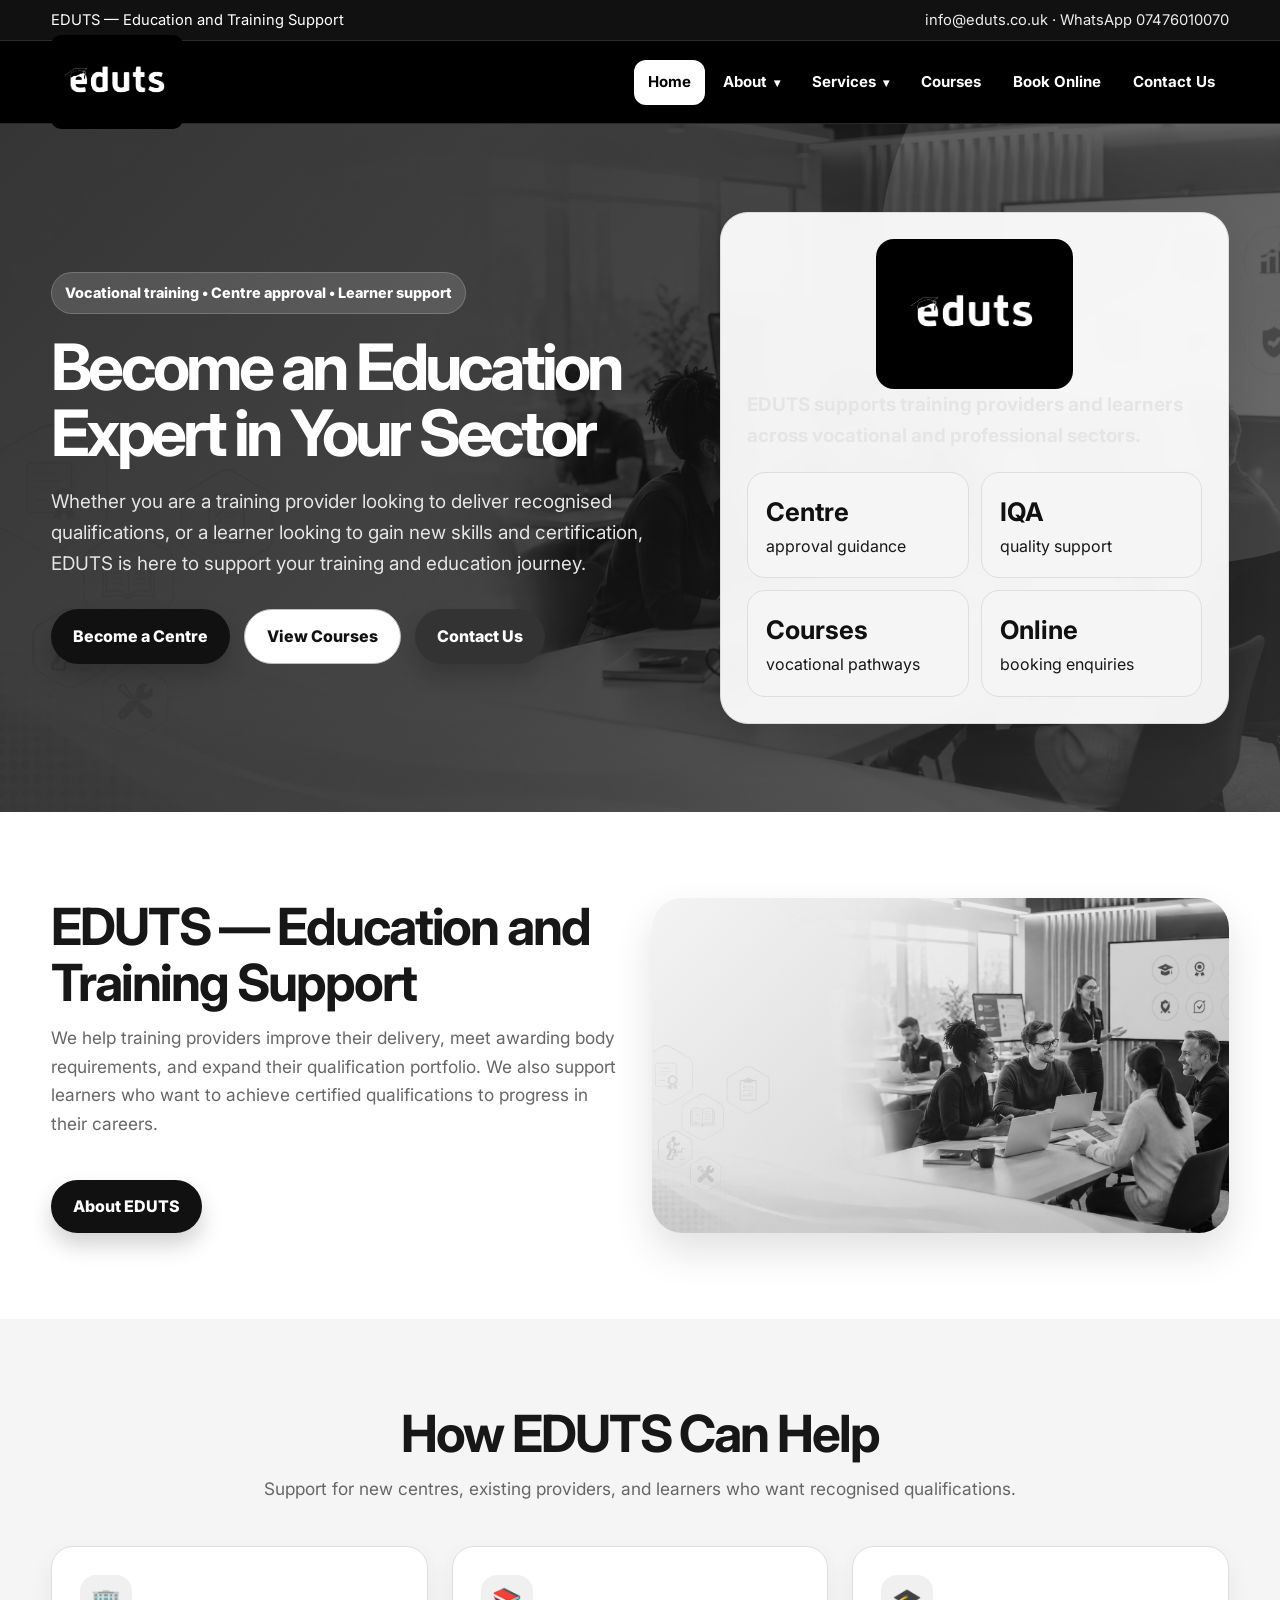
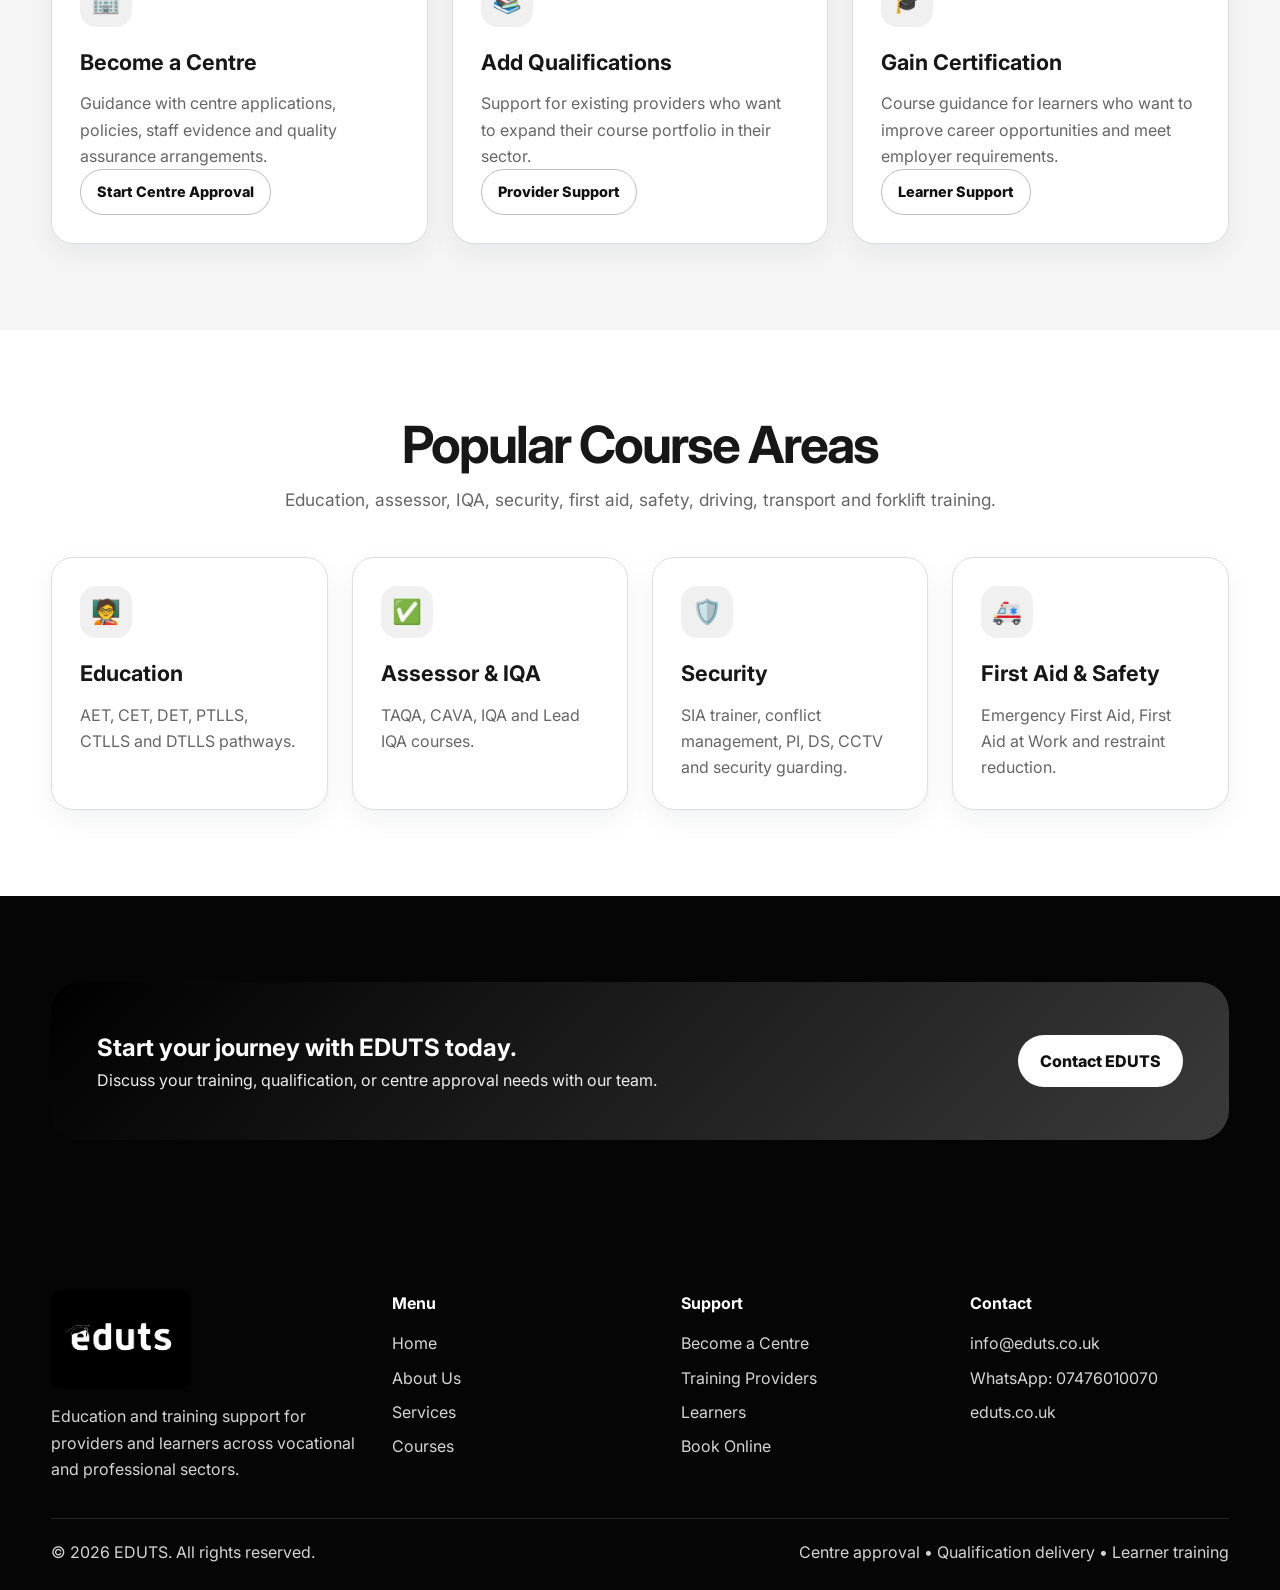
<file: index.html>
<!DOCTYPE html>
<html lang="en">
<head>
  <meta charset="UTF-8">
  <meta name="viewport" content="width=device-width, initial-scale=1.0">
  <meta name="description" content="EDUTS supports training providers and learners with centre approval, qualification delivery, assessment, IQA and vocational training.">
  <title>EDUTS — Education and Training Support</title>
  <link rel="icon" type="image/png" href="images/favicon.png">
  <link rel="apple-touch-icon" href="images/apple-touch-icon.png">
  <link rel="preconnect" href="https://fonts.googleapis.com">
  <link rel="preconnect" href="https://fonts.gstatic.com" crossorigin>
  <link href="https://fonts.googleapis.com/css2?family=Inter:wght@400;600;700;800;900&display=swap" rel="stylesheet">
  <link rel="stylesheet" href="css/style.css">
</head>
<body>
  <a class="skip-link" href="#main">Skip to content</a>
  <div class="top-bar"><div class="container"><span>EDUTS — Education and Training Support</span><span><a href="mailto:info@eduts.co.uk">info@eduts.co.uk</a> · <a href="https://wa.me/447476010070">WhatsApp 07476010070</a></span></div></div>
  <header class="header">
  <div class="container nav">
    <a href="index.html" class="logo">
      <img src="images/edutslogo2.png" alt="EDUTS Logo">
      <span>EDUTS</span>
    </a>

    <ul class="menu">
      <li><a href="index.html">Home</a></li>

      <li class="has-dropdown">
        <a href="about.html">About</a>
        <ul class="dropdown">
          <li><a href="about.html">About EDUTS</a></li>
          <li><a href="learners.html">For Learners</a></li>
          <li><a href="training-providers.html">Training Providers</a></li>
        </ul>
      </li>

      <li class="has-dropdown">
        <a href="services.html">Services</a>
        <ul class="dropdown">
          <li><a href="services.html">Our Services</a></li>
          <li><a href="become-a-centre.html">Become a Centre</a></li>
          <li><a href="training-providers.html">Provider Support</a></li>
        </ul>
      </li>

      <li><a href="courses.html">Courses</a></li>
      <li><a href="book-online.html">Book Online</a></li>
      <li><a href="contact.html">Contact Us</a></li>
    </ul>

    <button class="hamburger" aria-label="Open menu" aria-expanded="false">
      <span></span>
      <span></span>
      <span></span>
    </button>
  </div>
</header>
<main id="main">
  <section class="hero">
    <div class="container hero-grid">
      <div class="reveal">
        <span class="eyebrow">Vocational training • Centre approval • Learner support</span>
        <h1>Become an Education Expert in Your Sector</h1>
        <p>Whether you are a training provider looking to deliver recognised qualifications, or a learner looking to gain new skills and certification, EDUTS is here to support your training and education journey.</p>
        <div class="hero-buttons"><a class="btn" href="become-a-centre.html">Become a Centre</a><a class="btn secondary" href="courses.html">View Courses</a><a class="btn dark" href="contact.html">Contact Us</a></div>
      </div>
      <aside class="hero-card reveal">
        <img src="images/edutslogo2.png" alt="EDUTS logo">
        <p><strong>EDUTS supports training providers and learners across vocational and professional sectors.</strong></p>
        <div class="quick-stats"><div class="stat"><strong>Centre</strong><span>approval guidance</span></div><div class="stat"><strong>IQA</strong><span>quality support</span></div><div class="stat"><strong>Courses</strong><span>vocational pathways</span></div><div class="stat"><strong>Online</strong><span>booking enquiries</span></div></div>
      </aside>
    </div>
  </section>
  <section class="section">
    <div class="container grid grid-2">
      <div class="reveal"><div class="section-head left"><h2>EDUTS — Education and Training Support</h2><p>We help training providers improve their delivery, meet awarding body requirements, and expand their qualification portfolio. We also support learners who want to achieve certified qualifications to progress in their careers.</p></div><a class="btn" href="about.html">About EDUTS</a></div>
      <div class="image-band reveal" role="img" aria-label="Training classroom placeholder image"></div>
    </div>
  </section>
  <section class="section light">
    <div class="container">
      <div class="section-head"><h2>How EDUTS Can Help</h2><p>Support for new centres, existing providers, and learners who want recognised qualifications.</p></div>
      <div class="grid grid-3">
        <article class="card reveal"><div class="icon">🏢</div><h3>Become a Centre</h3><p>Guidance with centre applications, policies, staff evidence and quality assurance arrangements.</p><a class="btn secondary small" href="become-a-centre.html">Start Centre Approval</a></article>
        <article class="card reveal"><div class="icon">📚</div><h3>Add Qualifications</h3><p>Support for existing providers who want to expand their course portfolio in their sector.</p><a class="btn secondary small" href="training-providers.html">Provider Support</a></article>
        <article class="card reveal"><div class="icon">🎓</div><h3>Gain Certification</h3><p>Course guidance for learners who want to improve career opportunities and meet employer requirements.</p><a class="btn secondary small" href="learners.html">Learner Support</a></article>
      </div>
    </div>
  </section>
  <section class="section">
    <div class="container">
      <div class="section-head"><h2>Popular Course Areas</h2><p>Education, assessor, IQA, security, first aid, safety, driving, transport and forklift training.</p></div>
      <div class="grid grid-4">
        <div class="card reveal"><div class="icon">🧑‍🏫</div><h3>Education</h3><p>AET, CET, DET, PTLLS, CTLLS and DTLLS pathways.</p></div>
        <div class="card reveal"><div class="icon">✅</div><h3>Assessor & IQA</h3><p>TAQA, CAVA, IQA and Lead IQA courses.</p></div>
        <div class="card reveal"><div class="icon">🛡️</div><h3>Security</h3><p>SIA trainer, conflict management, PI, DS, CCTV and security guarding.</p></div>
        <div class="card reveal"><div class="icon">🚑</div><h3>First Aid & Safety</h3><p>Emergency First Aid, First Aid at Work and restraint reduction.</p></div>
      </div>
    </div>
  </section>
  <section class="section dark"><div class="container cta"><div><h2>Start your journey with EDUTS today.</h2><p>Discuss your training, qualification, or centre approval needs with our team.</p></div><a class="btn" href="contact.html">Contact EDUTS</a></div></section>
</main>
  <footer class="footer">
    <div class="container footer-grid">
      <div>
        <img src="images/edutslogo2.png" alt="EDUTS logo">
        <p>Education and training support for providers and learners across vocational and professional sectors.</p>
      </div>
      <div><h4>Menu</h4><ul><li><a href="index.html">Home</a></li><li><a href="about.html">About Us</a></li><li><a href="services.html">Services</a></li><li><a href="courses.html">Courses</a></li></ul></div>
      <div><h4>Support</h4><ul><li><a href="become-a-centre.html">Become a Centre</a></li><li><a href="training-providers.html">Training Providers</a></li><li><a href="learners.html">Learners</a></li><li><a href="book-online.html">Book Online</a></li></ul></div>
      <div><h4>Contact</h4><ul><li><a href="mailto:info@eduts.co.uk">info@eduts.co.uk</a></li><li><a href="https://wa.me/447476010070">WhatsApp: 07476010070</a></li><li><a href="https://eduts.co.uk">eduts.co.uk</a></li></ul></div>
    </div>
    <div class="container footer-bottom"><p>© <span id="year">2026</span> EDUTS. All rights reserved.</p><p>Centre approval • Qualification delivery • Learner training</p></div>
  </footer>
  <button class="back-top" aria-label="Back to top">↑</button>
  <script>document.getElementById('year').textContent = new Date().getFullYear();</script>
  <script src="js/script.js"></script>
</body>
</html>
</file>
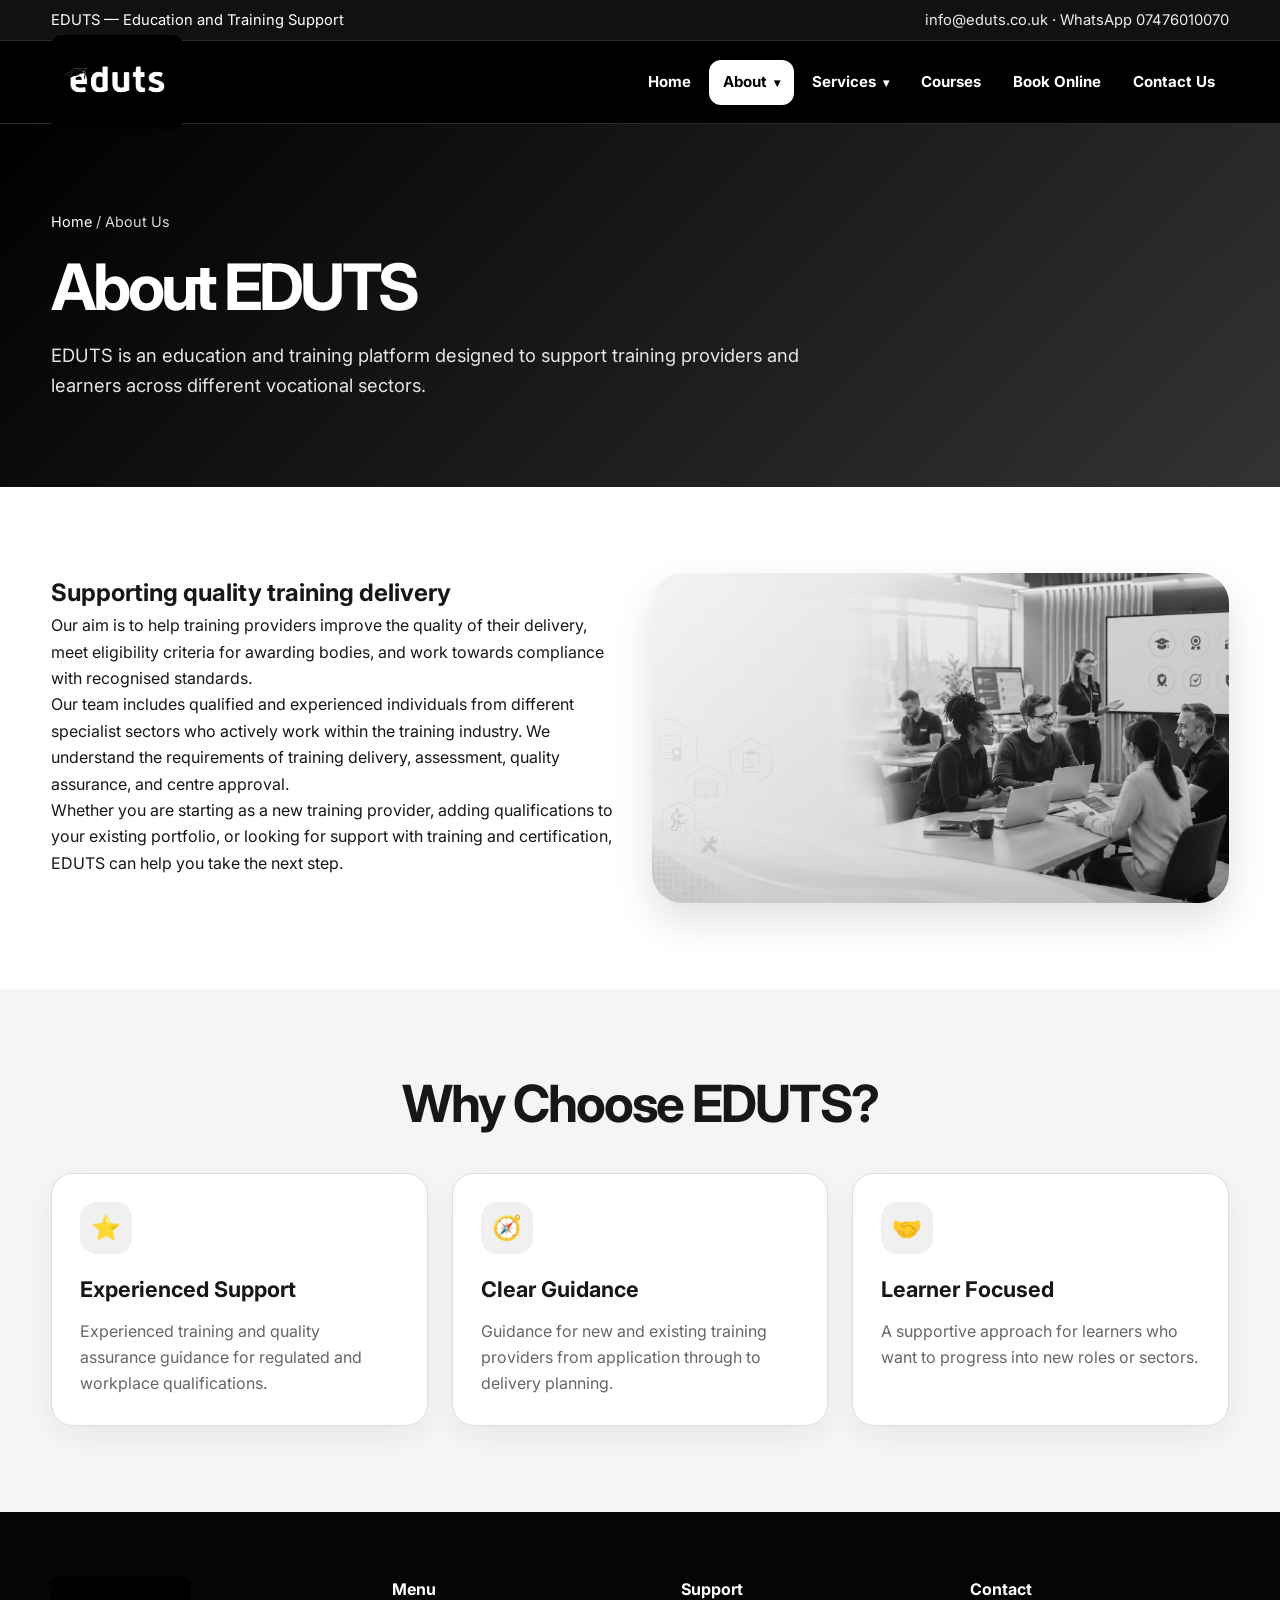
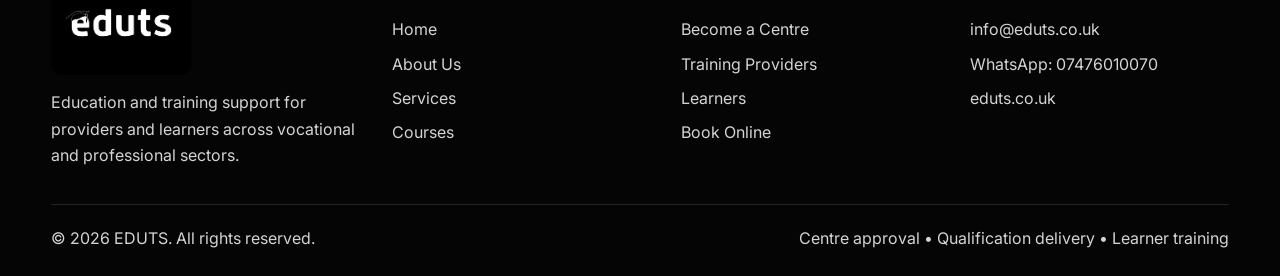
<file: about.html>
<!DOCTYPE html>
<html lang="en">
<head>
  <meta charset="UTF-8">
  <meta name="viewport" content="width=device-width, initial-scale=1.0">
  <meta name="description" content="EDUTS supports training providers and learners with centre approval, qualification delivery, assessment, IQA and vocational training.">
  <title>EDUTS — Education and Training Support</title>
  <link rel="icon" type="image/png" href="images/favicon.png">
  <link rel="apple-touch-icon" href="images/apple-touch-icon.png">
  <link rel="preconnect" href="https://fonts.googleapis.com">
  <link rel="preconnect" href="https://fonts.gstatic.com" crossorigin>
  <link href="https://fonts.googleapis.com/css2?family=Inter:wght@400;600;700;800;900&display=swap" rel="stylesheet">
  <link rel="stylesheet" href="css/style.css">
</head>
<body>
  <a class="skip-link" href="#main">Skip to content</a>
  <div class="top-bar"><div class="container"><span>EDUTS — Education and Training Support</span><span><a href="mailto:info@eduts.co.uk">info@eduts.co.uk</a> · <a href="https://wa.me/447476010070">WhatsApp 07476010070</a></span></div></div>
  <header class="header">
  <div class="container nav">
    <a href="index.html" class="logo">
      <img src="images/edutslogo2.png" alt="EDUTS Logo">
      <span>EDUTS</span>
    </a>

    <ul class="menu">
      <li><a href="index.html">Home</a></li>

      <li class="has-dropdown">
        <a href="about.html">About</a>
        <ul class="dropdown">
          <li><a href="about.html">About EDUTS</a></li>
          <li><a href="learners.html">For Learners</a></li>
          <li><a href="training-providers.html">Training Providers</a></li>
        </ul>
      </li>

      <li class="has-dropdown">
        <a href="services.html">Services</a>
        <ul class="dropdown">
          <li><a href="services.html">Our Services</a></li>
          <li><a href="become-a-centre.html">Become a Centre</a></li>
          <li><a href="training-providers.html">Provider Support</a></li>
        </ul>
      </li>

      <li><a href="courses.html">Courses</a></li>
      <li><a href="book-online.html">Book Online</a></li>
      <li><a href="contact.html">Contact Us</a></li>
    </ul>

    <button class="hamburger" aria-label="Open menu" aria-expanded="false">
      <span></span>
      <span></span>
      <span></span>
    </button>
  </div>
</header>
<main id="main">
  <section class="page-hero"><div class="container"><div class="breadcrumb"><a href="index.html">Home</a> / About Us</div><h1>About EDUTS</h1><p>EDUTS is an education and training platform designed to support training providers and learners across different vocational sectors.</p></div></section>
  <section class="section"><div class="container grid grid-2"><div class="reveal"><h2>Supporting quality training delivery</h2><p>Our aim is to help training providers improve the quality of their delivery, meet eligibility criteria for awarding bodies, and work towards compliance with recognised standards.</p><p>Our team includes qualified and experienced individuals from different specialist sectors who actively work within the training industry. We understand the requirements of training delivery, assessment, quality assurance, and centre approval.</p><p>Whether you are starting as a new training provider, adding qualifications to your existing portfolio, or looking for support with training and certification, EDUTS can help you take the next step.</p></div><div class="image-band reveal"></div></div></section>
  <section class="section light"><div class="container"><div class="section-head"><h2>Why Choose EDUTS?</h2></div><div class="grid grid-3"><div class="card reveal"><div class="icon">⭐</div><h3>Experienced Support</h3><p>Experienced training and quality assurance guidance for regulated and workplace qualifications.</p></div><div class="card reveal"><div class="icon">🧭</div><h3>Clear Guidance</h3><p>Guidance for new and existing training providers from application through to delivery planning.</p></div><div class="card reveal"><div class="icon">🤝</div><h3>Learner Focused</h3><p>A supportive approach for learners who want to progress into new roles or sectors.</p></div></div></div></section>
</main>
  <footer class="footer">
    <div class="container footer-grid">
      <div>
        <img src="images/edutslogo2.png" alt="EDUTS logo">
        <p>Education and training support for providers and learners across vocational and professional sectors.</p>
      </div>
      <div><h4>Menu</h4><ul><li><a href="index.html">Home</a></li><li><a href="about.html">About Us</a></li><li><a href="services.html">Services</a></li><li><a href="courses.html">Courses</a></li></ul></div>
      <div><h4>Support</h4><ul><li><a href="become-a-centre.html">Become a Centre</a></li><li><a href="training-providers.html">Training Providers</a></li><li><a href="learners.html">Learners</a></li><li><a href="book-online.html">Book Online</a></li></ul></div>
      <div><h4>Contact</h4><ul><li><a href="mailto:info@eduts.co.uk">info@eduts.co.uk</a></li><li><a href="https://wa.me/447476010070">WhatsApp: 07476010070</a></li><li><a href="https://eduts.co.uk">eduts.co.uk</a></li></ul></div>
    </div>
    <div class="container footer-bottom"><p>© <span id="year">2026</span> EDUTS. All rights reserved.</p><p>Centre approval • Qualification delivery • Learner training</p></div>
  </footer>
  <button class="back-top" aria-label="Back to top">↑</button>
  <script>document.getElementById('year').textContent = new Date().getFullYear();</script>
  <script src="js/script.js"></script>
</body>
</html>
</file>
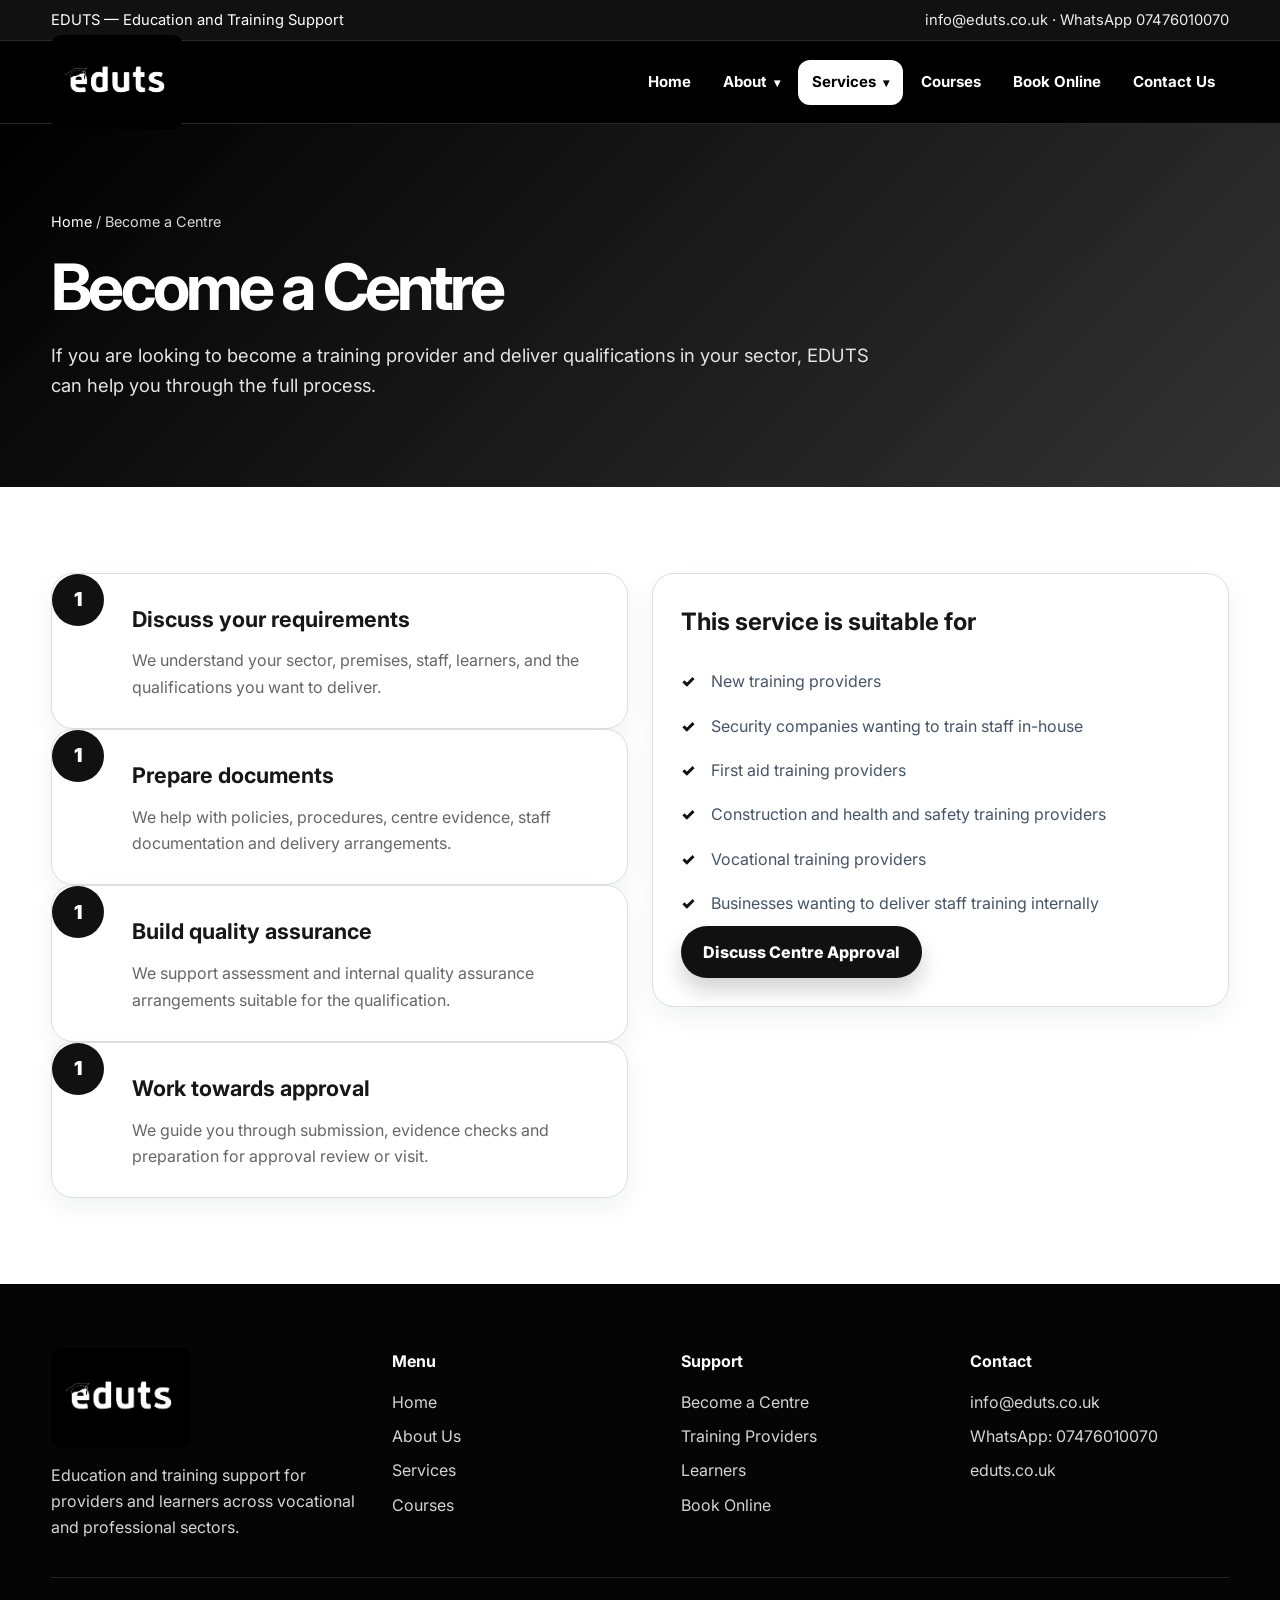
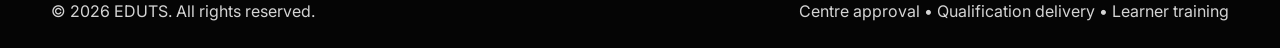
<file: become-a-centre.html>
<!DOCTYPE html>
<html lang="en">
<head>
  <meta charset="UTF-8">
  <meta name="viewport" content="width=device-width, initial-scale=1.0">
  <meta name="description" content="EDUTS supports training providers and learners with centre approval, qualification delivery, assessment, IQA and vocational training.">
  <title>EDUTS — Education and Training Support</title>
  <link rel="icon" type="image/png" href="images/favicon.png">
  <link rel="apple-touch-icon" href="images/apple-touch-icon.png">
  <link rel="preconnect" href="https://fonts.googleapis.com">
  <link rel="preconnect" href="https://fonts.gstatic.com" crossorigin>
  <link href="https://fonts.googleapis.com/css2?family=Inter:wght@400;600;700;800;900&display=swap" rel="stylesheet">
  <link rel="stylesheet" href="css/style.css">
</head>
<body>
  <a class="skip-link" href="#main">Skip to content</a>
  <div class="top-bar"><div class="container"><span>EDUTS — Education and Training Support</span><span><a href="mailto:info@eduts.co.uk">info@eduts.co.uk</a> · <a href="https://wa.me/447476010070">WhatsApp 07476010070</a></span></div></div>
  <header class="header">
  <div class="container nav">
    <a href="index.html" class="logo">
      <img src="images/edutslogo2.png" alt="EDUTS Logo">
      <span>EDUTS</span>
    </a>

    <ul class="menu">
      <li><a href="index.html">Home</a></li>

      <li class="has-dropdown">
        <a href="about.html">About</a>
        <ul class="dropdown">
          <li><a href="about.html">About EDUTS</a></li>
          <li><a href="learners.html">For Learners</a></li>
          <li><a href="training-providers.html">Training Providers</a></li>
        </ul>
      </li>

      <li class="has-dropdown">
        <a href="services.html">Services</a>
        <ul class="dropdown">
          <li><a href="services.html">Our Services</a></li>
          <li><a href="become-a-centre.html">Become a Centre</a></li>
          <li><a href="training-providers.html">Provider Support</a></li>
        </ul>
      </li>

      <li><a href="courses.html">Courses</a></li>
      <li><a href="book-online.html">Book Online</a></li>
      <li><a href="contact.html">Contact Us</a></li>
    </ul>

    <button class="hamburger" aria-label="Open menu" aria-expanded="false">
      <span></span>
      <span></span>
      <span></span>
    </button>
  </div>
</header>
<main id="main">
  <section class="page-hero"><div class="container"><div class="breadcrumb"><a href="index.html">Home</a> / Become a Centre</div><h1>Become a Centre</h1><p>If you are looking to become a training provider and deliver qualifications in your sector, EDUTS can help you through the full process.</p></div></section>
  <section class="section"><div class="container grid grid-2"><div class="process-line"><div class="card step reveal"><h3>Discuss your requirements</h3><p>We understand your sector, premises, staff, learners, and the qualifications you want to deliver.</p></div><div class="card step reveal"><h3>Prepare documents</h3><p>We help with policies, procedures, centre evidence, staff documentation and delivery arrangements.</p></div><div class="card step reveal"><h3>Build quality assurance</h3><p>We support assessment and internal quality assurance arrangements suitable for the qualification.</p></div><div class="card step reveal"><h3>Work towards approval</h3><p>We guide you through submission, evidence checks and preparation for approval review or visit.</p></div></div><div><div class="card reveal"><h2>This service is suitable for</h2><ul class="list"><li>New training providers</li><li>Security companies wanting to train staff in-house</li><li>First aid training providers</li><li>Construction and health and safety training providers</li><li>Vocational training providers</li><li>Businesses wanting to deliver staff training internally</li></ul><a class="btn" href="contact.html">Discuss Centre Approval</a></div></div></div></section>
</main>
  <footer class="footer">
    <div class="container footer-grid">
      <div>
        <img src="images/edutslogo2.png" alt="EDUTS logo">
        <p>Education and training support for providers and learners across vocational and professional sectors.</p>
      </div>
      <div><h4>Menu</h4><ul><li><a href="index.html">Home</a></li><li><a href="about.html">About Us</a></li><li><a href="services.html">Services</a></li><li><a href="courses.html">Courses</a></li></ul></div>
      <div><h4>Support</h4><ul><li><a href="become-a-centre.html">Become a Centre</a></li><li><a href="training-providers.html">Training Providers</a></li><li><a href="learners.html">Learners</a></li><li><a href="book-online.html">Book Online</a></li></ul></div>
      <div><h4>Contact</h4><ul><li><a href="mailto:info@eduts.co.uk">info@eduts.co.uk</a></li><li><a href="https://wa.me/447476010070">WhatsApp: 07476010070</a></li><li><a href="https://eduts.co.uk">eduts.co.uk</a></li></ul></div>
    </div>
    <div class="container footer-bottom"><p>© <span id="year">2026</span> EDUTS. All rights reserved.</p><p>Centre approval • Qualification delivery • Learner training</p></div>
  </footer>
  <button class="back-top" aria-label="Back to top">↑</button>
  <script>document.getElementById('year').textContent = new Date().getFullYear();</script>
  <script src="js/script.js"></script>
</body>
</html>
</file>
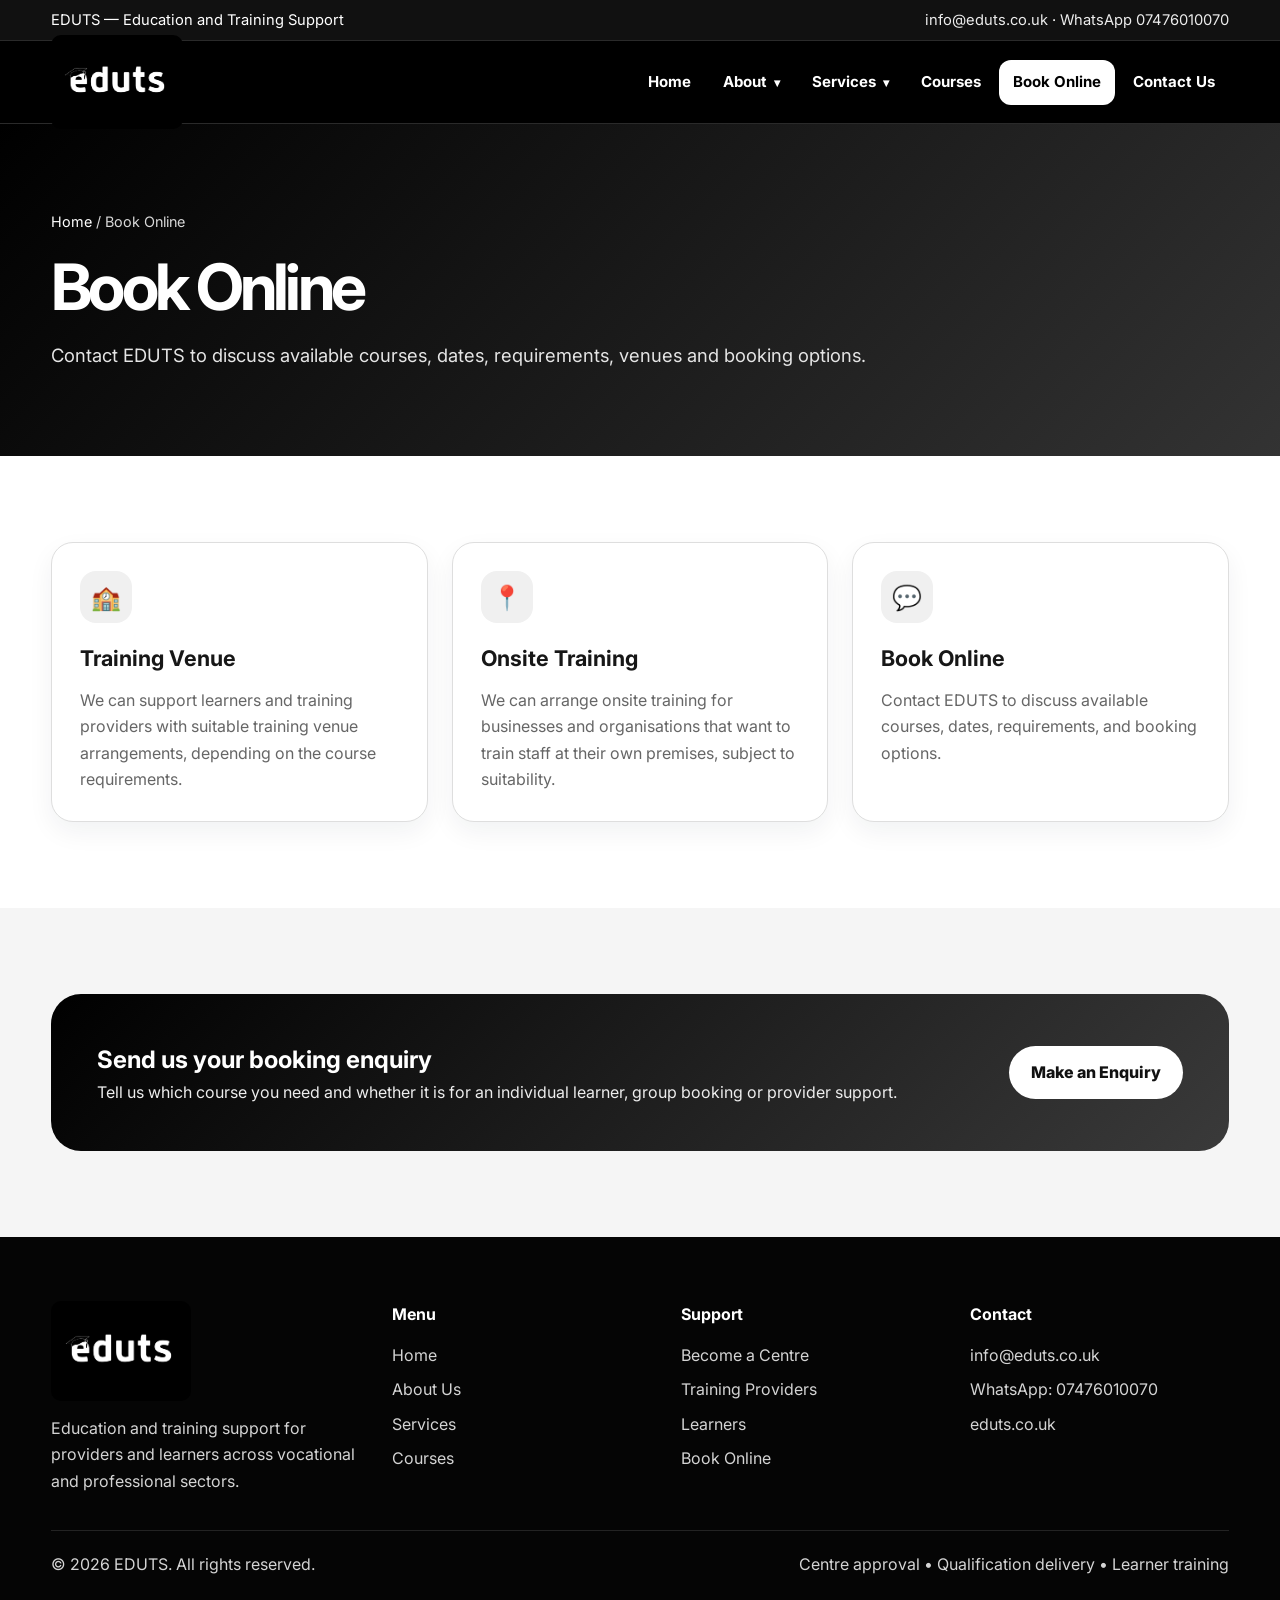
<file: book-online.html>
<!DOCTYPE html>
<html lang="en">
<head>
  <meta charset="UTF-8">
  <meta name="viewport" content="width=device-width, initial-scale=1.0">
  <meta name="description" content="EDUTS supports training providers and learners with centre approval, qualification delivery, assessment, IQA and vocational training.">
  <title>EDUTS — Education and Training Support</title>
  <link rel="icon" type="image/png" href="images/favicon.png">
  <link rel="apple-touch-icon" href="images/apple-touch-icon.png">
  <link rel="preconnect" href="https://fonts.googleapis.com">
  <link rel="preconnect" href="https://fonts.gstatic.com" crossorigin>
  <link href="https://fonts.googleapis.com/css2?family=Inter:wght@400;600;700;800;900&display=swap" rel="stylesheet">
  <link rel="stylesheet" href="css/style.css">
</head>
<body>
  <a class="skip-link" href="#main">Skip to content</a>
  <div class="top-bar"><div class="container"><span>EDUTS — Education and Training Support</span><span><a href="mailto:info@eduts.co.uk">info@eduts.co.uk</a> · <a href="https://wa.me/447476010070">WhatsApp 07476010070</a></span></div></div>
  <header class="header">
  <div class="container nav">
    <a href="index.html" class="logo">
      <img src="images/edutslogo2.png" alt="EDUTS Logo">
      <span>EDUTS</span>
    </a>

    <ul class="menu">
      <li><a href="index.html">Home</a></li>

      <li class="has-dropdown">
        <a href="about.html">About</a>
        <ul class="dropdown">
          <li><a href="about.html">About EDUTS</a></li>
          <li><a href="learners.html">For Learners</a></li>
          <li><a href="training-providers.html">Training Providers</a></li>
        </ul>
      </li>

      <li class="has-dropdown">
        <a href="services.html">Services</a>
        <ul class="dropdown">
          <li><a href="services.html">Our Services</a></li>
          <li><a href="become-a-centre.html">Become a Centre</a></li>
          <li><a href="training-providers.html">Provider Support</a></li>
        </ul>
      </li>

      <li><a href="courses.html">Courses</a></li>
      <li><a href="book-online.html">Book Online</a></li>
      <li><a href="contact.html">Contact Us</a></li>
    </ul>

    <button class="hamburger" aria-label="Open menu" aria-expanded="false">
      <span></span>
      <span></span>
      <span></span>
    </button>
  </div>
</header>
<main id="main">
  <section class="page-hero"><div class="container"><div class="breadcrumb"><a href="index.html">Home</a> / Book Online</div><h1>Book Online</h1><p>Contact EDUTS to discuss available courses, dates, requirements, venues and booking options.</p></div></section>
  <section class="section"><div class="container grid grid-3"><div class="card reveal"><div class="icon">🏫</div><h3>Training Venue</h3><p>We can support learners and training providers with suitable training venue arrangements, depending on the course requirements.</p></div><div class="card reveal"><div class="icon">📍</div><h3>Onsite Training</h3><p>We can arrange onsite training for businesses and organisations that want to train staff at their own premises, subject to suitability.</p></div><div class="card reveal"><div class="icon">💬</div><h3>Book Online</h3><p>Contact EDUTS to discuss available courses, dates, requirements, and booking options.</p></div></div></section>
  <section class="section light"><div class="container cta"><div><h2>Send us your booking enquiry</h2><p>Tell us which course you need and whether it is for an individual learner, group booking or provider support.</p></div><a class="btn" href="contact.html">Make an Enquiry</a></div></section>
</main>
  <footer class="footer">
    <div class="container footer-grid">
      <div>
        <img src="images/edutslogo2.png" alt="EDUTS logo">
        <p>Education and training support for providers and learners across vocational and professional sectors.</p>
      </div>
      <div><h4>Menu</h4><ul><li><a href="index.html">Home</a></li><li><a href="about.html">About Us</a></li><li><a href="services.html">Services</a></li><li><a href="courses.html">Courses</a></li></ul></div>
      <div><h4>Support</h4><ul><li><a href="become-a-centre.html">Become a Centre</a></li><li><a href="training-providers.html">Training Providers</a></li><li><a href="learners.html">Learners</a></li><li><a href="book-online.html">Book Online</a></li></ul></div>
      <div><h4>Contact</h4><ul><li><a href="mailto:info@eduts.co.uk">info@eduts.co.uk</a></li><li><a href="https://wa.me/447476010070">WhatsApp: 07476010070</a></li><li><a href="https://eduts.co.uk">eduts.co.uk</a></li></ul></div>
    </div>
    <div class="container footer-bottom"><p>© <span id="year">2026</span> EDUTS. All rights reserved.</p><p>Centre approval • Qualification delivery • Learner training</p></div>
  </footer>
  <button class="back-top" aria-label="Back to top">↑</button>
  <script>document.getElementById('year').textContent = new Date().getFullYear();</script>
  <script src="js/script.js"></script>
</body>
</html>
</file>
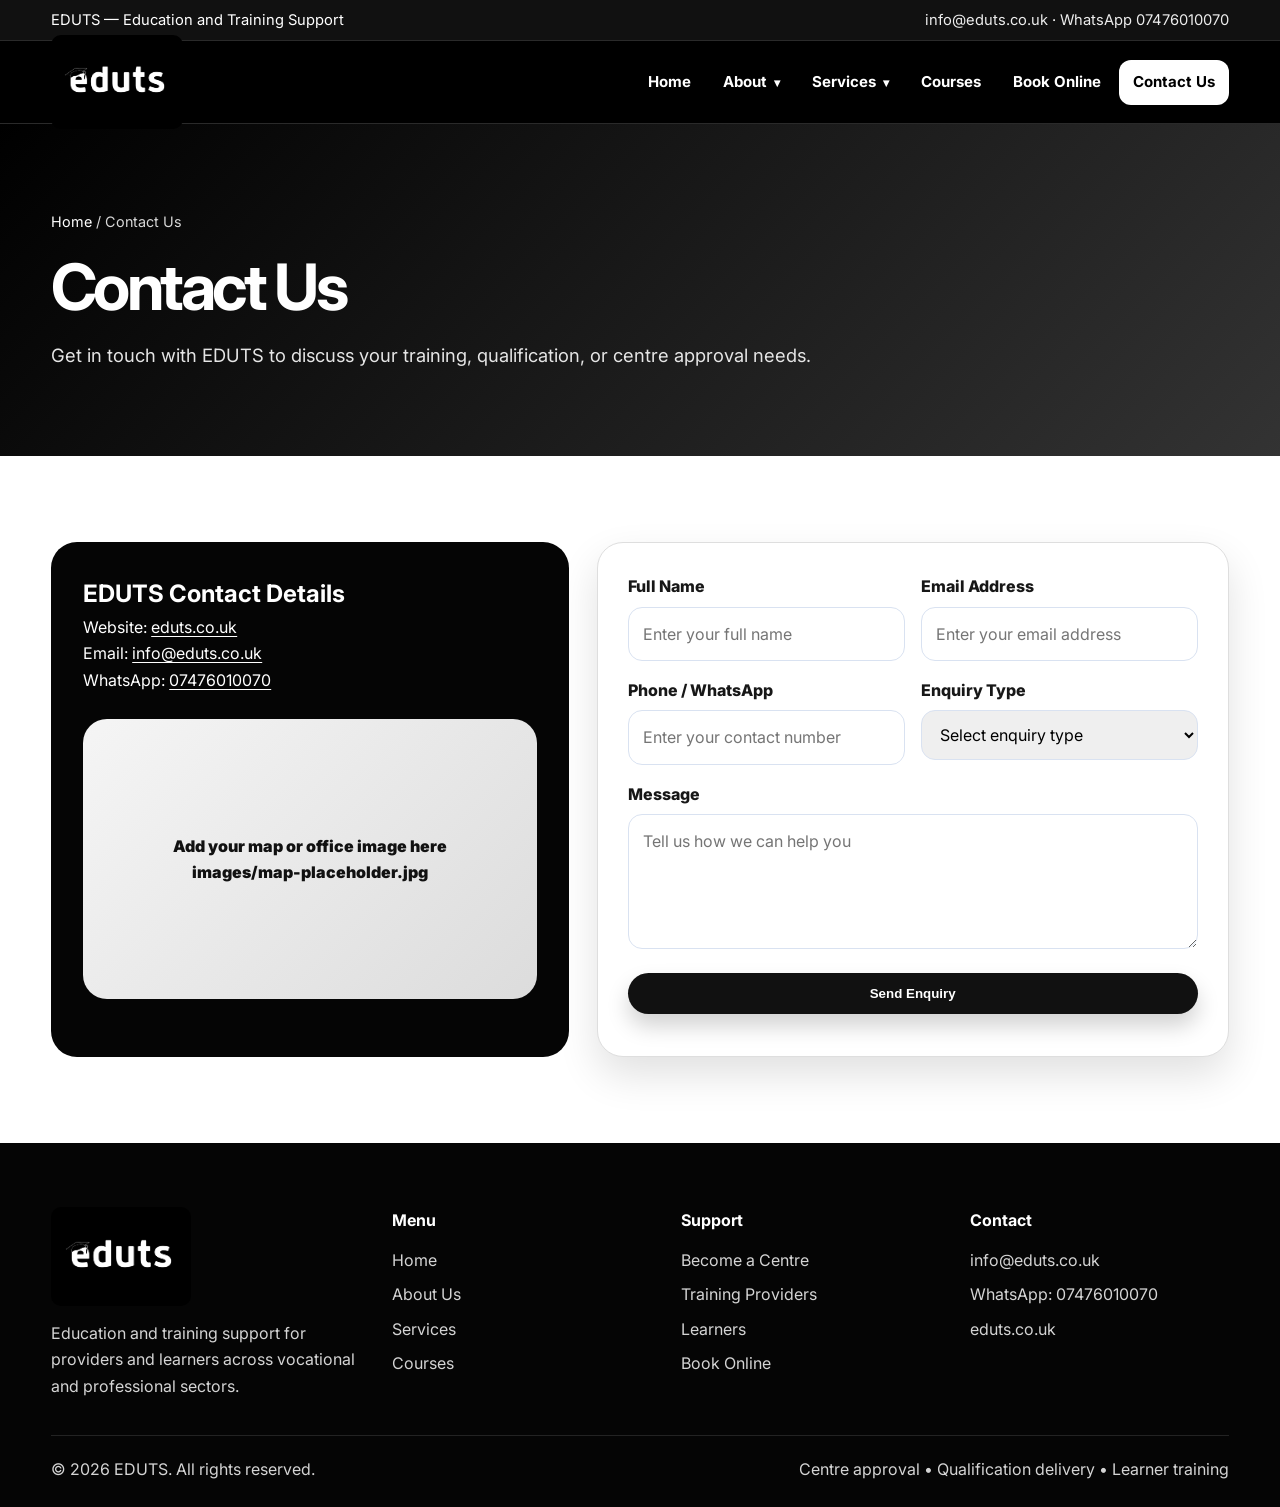
<file: contact.html>
<!DOCTYPE html>
<html lang="en">
<head>
  <meta charset="UTF-8">
  <meta name="viewport" content="width=device-width, initial-scale=1.0">
  <meta name="description" content="EDUTS supports training providers and learners with centre approval, qualification delivery, assessment, IQA and vocational training.">
  <title>EDUTS — Education and Training Support</title>
  <link rel="icon" type="image/png" href="images/favicon.png">
  <link rel="apple-touch-icon" href="images/apple-touch-icon.png">
  <link rel="preconnect" href="https://fonts.googleapis.com">
  <link rel="preconnect" href="https://fonts.gstatic.com" crossorigin>
  <link href="https://fonts.googleapis.com/css2?family=Inter:wght@400;600;700;800;900&display=swap" rel="stylesheet">
  <link rel="stylesheet" href="css/style.css">
</head>
<body>
  <a class="skip-link" href="#main">Skip to content</a>
  <div class="top-bar"><div class="container"><span>EDUTS — Education and Training Support</span><span><a href="mailto:info@eduts.co.uk">info@eduts.co.uk</a> · <a href="https://wa.me/447476010070">WhatsApp 07476010070</a></span></div></div>
  <header class="header">
  <div class="container nav">
    <a href="index.html" class="logo">
      <img src="images/edutslogo2.png" alt="EDUTS Logo">
      <span>EDUTS</span>
    </a>

    <ul class="menu">
      <li><a href="index.html">Home</a></li>

      <li class="has-dropdown">
        <a href="about.html">About</a>
        <ul class="dropdown">
          <li><a href="about.html">About EDUTS</a></li>
          <li><a href="learners.html">For Learners</a></li>
          <li><a href="training-providers.html">Training Providers</a></li>
        </ul>
      </li>

      <li class="has-dropdown">
        <a href="services.html">Services</a>
        <ul class="dropdown">
          <li><a href="services.html">Our Services</a></li>
          <li><a href="become-a-centre.html">Become a Centre</a></li>
          <li><a href="training-providers.html">Provider Support</a></li>
        </ul>
      </li>

      <li><a href="courses.html">Courses</a></li>
      <li><a href="book-online.html">Book Online</a></li>
      <li><a href="contact.html">Contact Us</a></li>
    </ul>

    <button class="hamburger" aria-label="Open menu" aria-expanded="false">
      <span></span>
      <span></span>
      <span></span>
    </button>
  </div>
</header>
<main id="main">
  <section class="page-hero"><div class="container"><div class="breadcrumb"><a href="index.html">Home</a> / Contact Us</div><h1>Contact Us</h1><p>Get in touch with EDUTS to discuss your training, qualification, or centre approval needs.</p></div></section>
  <section class="section"><div class="container contact-wrap"><aside class="contact-card reveal"><h2>EDUTS Contact Details</h2><p>Website: <a href="https://eduts.co.uk">eduts.co.uk</a></p><p>Email: <a href="mailto:info@eduts.co.uk">info@eduts.co.uk</a></p><p>WhatsApp: <a href="https://wa.me/447476010070">07476010070</a></p><br><div class="map-placeholder">Add your map or office image here<br>images/map-placeholder.jpg</div></aside>
    <form 
  id="contactForm" 
  class="contact-form" 
  action="https://formsubmit.co/info@eduts.co.uk" 
  method="POST"
>
  <input type="hidden" name="_subject" value="New enquiry from EDUTS website">
  <input type="hidden" name="_template" value="table">
  <input type="hidden" name="_captcha" value="false">
  <input type="hidden" name="_next" value="https://eduts.co.uk/thank-you.html">

  <div class="form-grid">
    <div class="form-group">
      <label for="name">Full Name</label>
      <input 
        type="text" 
        id="name" 
        name="Full Name" 
        class="form-control" 
        placeholder="Enter your full name" 
        required
      >
    </div>

    <div class="form-group">
      <label for="email">Email Address</label>
      <input 
        type="email" 
        id="email" 
        name="Email Address" 
        class="form-control" 
        placeholder="Enter your email address" 
        required
      >
    </div>
  </div>

  <div class="form-grid">
    <div class="form-group">
      <label for="phone">Phone / WhatsApp</label>
      <input 
        type="tel" 
        id="phone" 
        name="Phone / WhatsApp" 
        class="form-control" 
        placeholder="Enter your contact number"
      >
    </div>

    <div class="form-group">
      <label for="enquiry">Enquiry Type</label>
      <select id="enquiry" name="Enquiry Type" class="form-control" required>
        <option value="">Select enquiry type</option>
        <option value="Become a Centre">Become a Centre</option>
        <option value="Training Provider Support">Training Provider Support</option>
        <option value="Course Booking">Course Booking</option>
        <option value="Learner Enquiry">Learner Enquiry</option>
        <option value="General Enquiry">General Enquiry</option>
      </select>
    </div>
  </div>

  <div class="form-group">
    <label for="message">Message</label>
    <textarea 
      id="message" 
      name="Message" 
      class="form-control" 
      placeholder="Tell us how we can help you"
      required
    ></textarea>
  </div>

  <button type="submit" class="btn full">Send Enquiry</button>

  <p class="form-message"></p>
</form></div></section>
</main>
  <footer class="footer">
    <div class="container footer-grid">
      <div>
        <img src="images/edutslogo2.png" alt="EDUTS logo">
        <p>Education and training support for providers and learners across vocational and professional sectors.</p>
      </div>
      <div><h4>Menu</h4><ul><li><a href="index.html">Home</a></li><li><a href="about.html">About Us</a></li><li><a href="services.html">Services</a></li><li><a href="courses.html">Courses</a></li></ul></div>
      <div><h4>Support</h4><ul><li><a href="become-a-centre.html">Become a Centre</a></li><li><a href="training-providers.html">Training Providers</a></li><li><a href="learners.html">Learners</a></li><li><a href="book-online.html">Book Online</a></li></ul></div>
      <div><h4>Contact</h4><ul><li><a href="mailto:info@eduts.co.uk">info@eduts.co.uk</a></li><li><a href="https://wa.me/447476010070">WhatsApp: 07476010070</a></li><li><a href="https://eduts.co.uk">eduts.co.uk</a></li></ul></div>
    </div>
    <div class="container footer-bottom"><p>© <span id="year">2026</span> EDUTS. All rights reserved.</p><p>Centre approval • Qualification delivery • Learner training</p></div>
  </footer>
  <button class="back-top" aria-label="Back to top">↑</button>
  <script>document.getElementById('year').textContent = new Date().getFullYear();</script>
  <script src="js/script.js"></script>
</body>
</html>
</file>
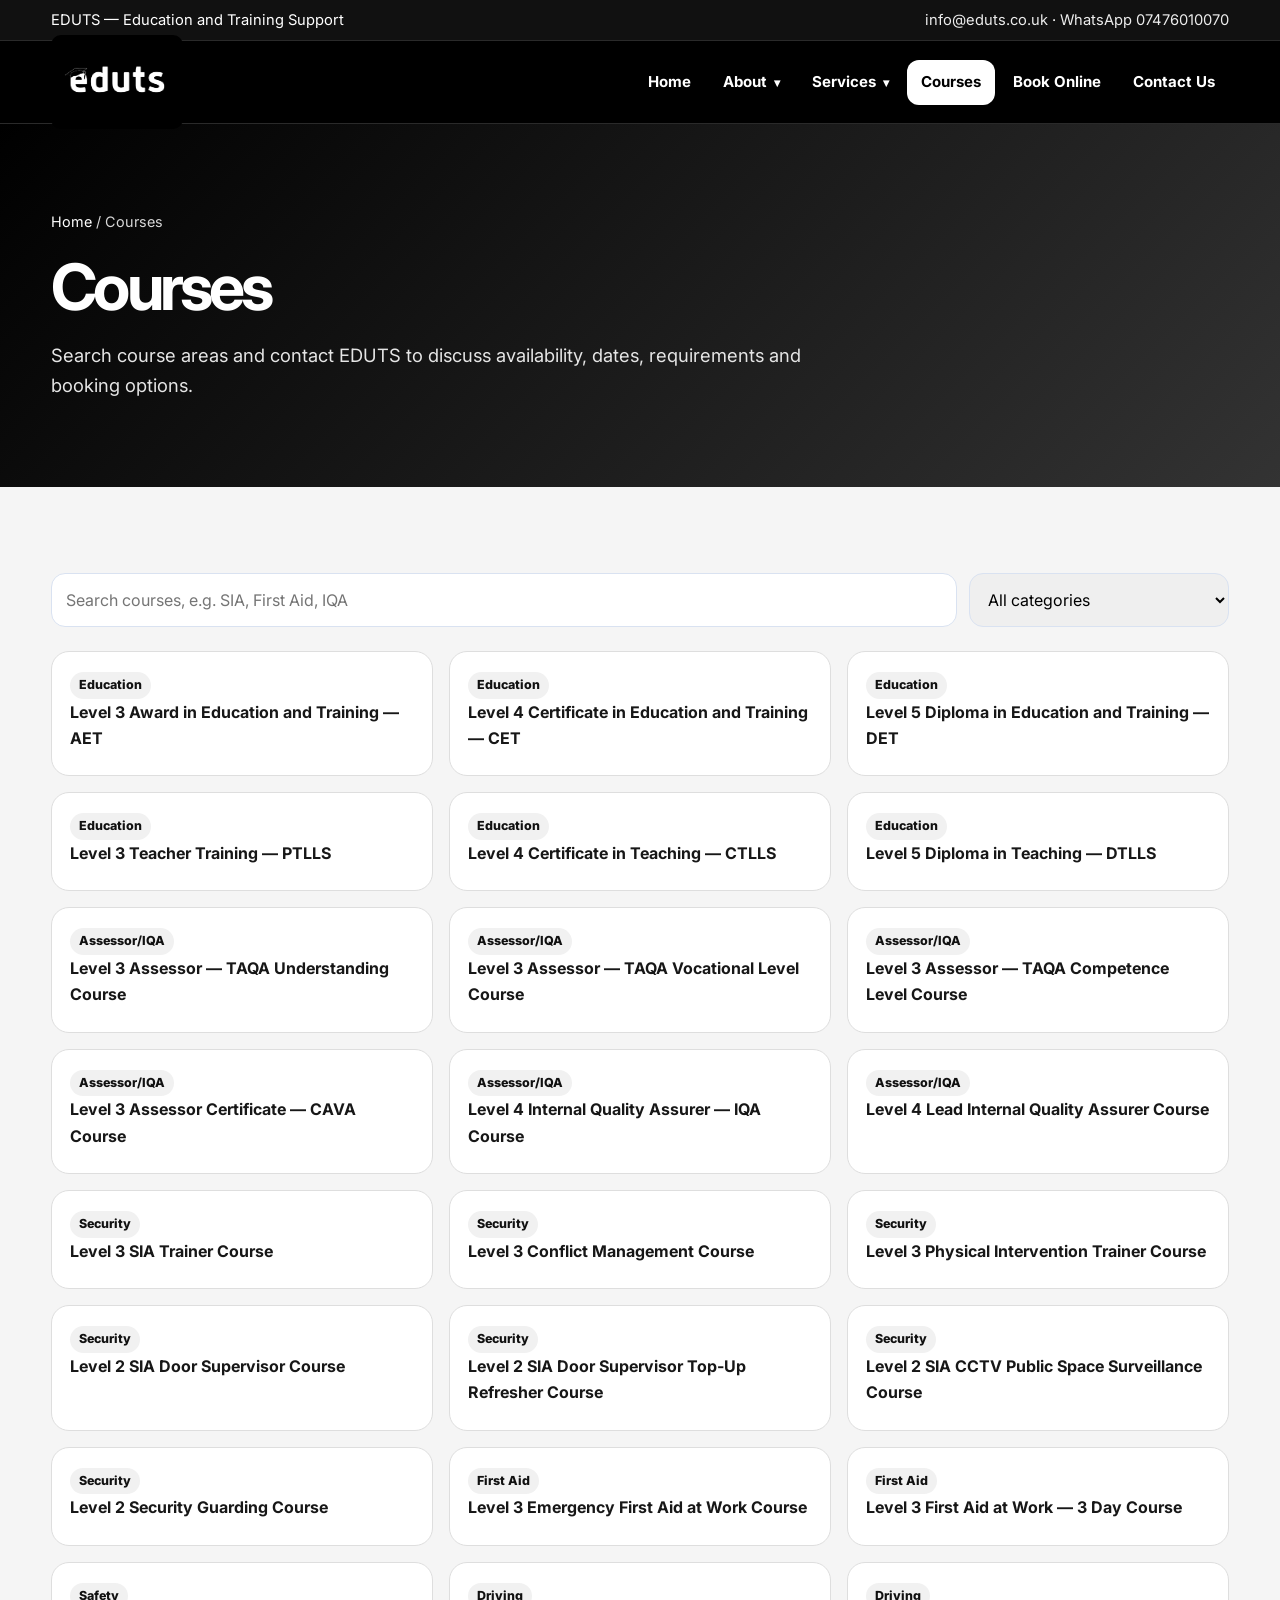
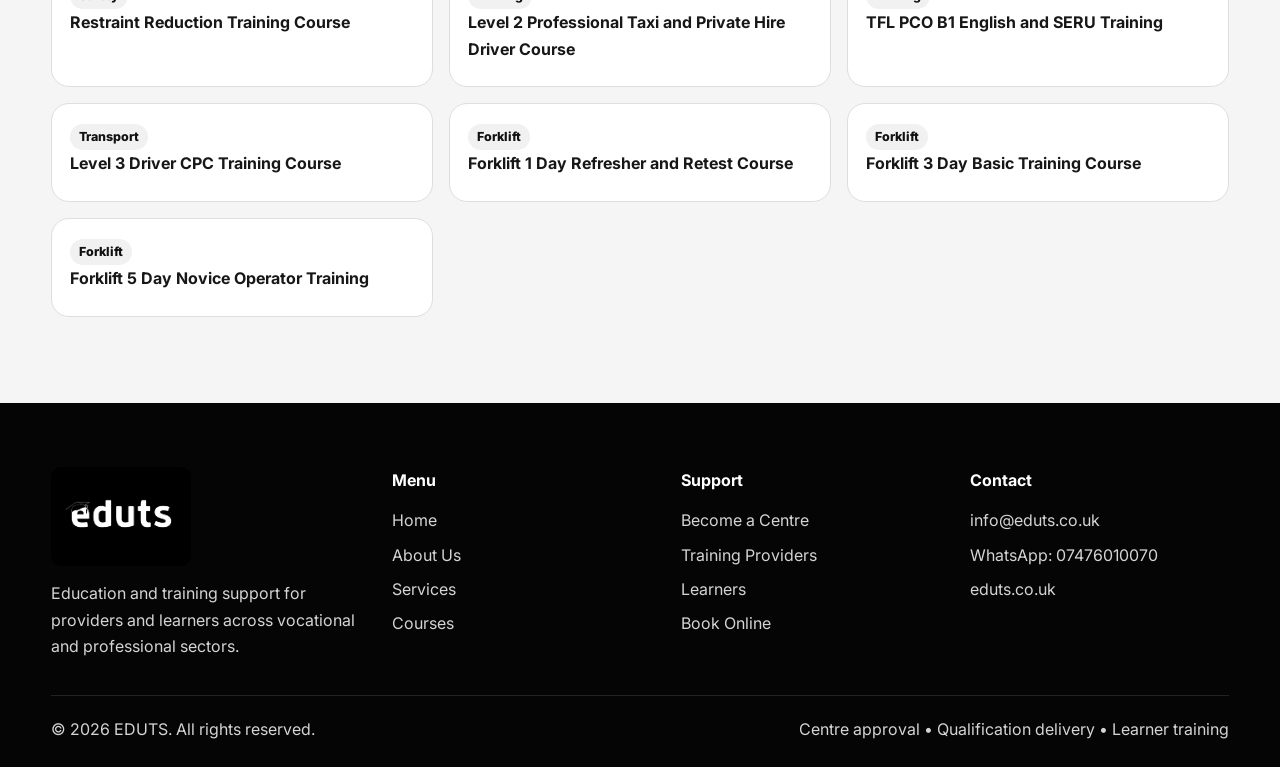
<file: courses.html>
<!DOCTYPE html>
<html lang="en">
<head>
  <meta charset="UTF-8">
  <meta name="viewport" content="width=device-width, initial-scale=1.0">
  <meta name="description" content="EDUTS supports training providers and learners with centre approval, qualification delivery, assessment, IQA and vocational training.">
  <title>EDUTS — Education and Training Support</title>
  <link rel="icon" type="image/png" href="images/favicon.png">
  <link rel="apple-touch-icon" href="images/apple-touch-icon.png">
  <link rel="preconnect" href="https://fonts.googleapis.com">
  <link rel="preconnect" href="https://fonts.gstatic.com" crossorigin>
  <link href="https://fonts.googleapis.com/css2?family=Inter:wght@400;600;700;800;900&display=swap" rel="stylesheet">
  <link rel="stylesheet" href="css/style.css">
</head>
<body>
  <a class="skip-link" href="#main">Skip to content</a>
  <div class="top-bar"><div class="container"><span>EDUTS — Education and Training Support</span><span><a href="mailto:info@eduts.co.uk">info@eduts.co.uk</a> · <a href="https://wa.me/447476010070">WhatsApp 07476010070</a></span></div></div>
  <header class="header">
  <div class="container nav">
    <a href="index.html" class="logo">
      <img src="images/edutslogo2.png" alt="EDUTS Logo">
      <span>EDUTS</span>
    </a>

    <ul class="menu">
      <li><a href="index.html">Home</a></li>

      <li class="has-dropdown">
        <a href="about.html">About</a>
        <ul class="dropdown">
          <li><a href="about.html">About EDUTS</a></li>
          <li><a href="learners.html">For Learners</a></li>
          <li><a href="training-providers.html">Training Providers</a></li>
        </ul>
      </li>

      <li class="has-dropdown">
        <a href="services.html">Services</a>
        <ul class="dropdown">
          <li><a href="services.html">Our Services</a></li>
          <li><a href="become-a-centre.html">Become a Centre</a></li>
          <li><a href="training-providers.html">Provider Support</a></li>
        </ul>
      </li>

      <li><a href="courses.html">Courses</a></li>
      <li><a href="book-online.html">Book Online</a></li>
      <li><a href="contact.html">Contact Us</a></li>
    </ul>

    <button class="hamburger" aria-label="Open menu" aria-expanded="false">
      <span></span>
      <span></span>
      <span></span>
    </button>
  </div>
</header>
<main id="main">
  <section class="page-hero"><div class="container"><div class="breadcrumb"><a href="index.html">Home</a> / Courses</div><h1>Courses</h1><p>Search course areas and contact EDUTS to discuss availability, dates, requirements and booking options.</p></div></section>
  <section class="section light"><div class="container"><div class="course-toolbar"><input type="search" id="courseSearch" placeholder="Search courses, e.g. SIA, First Aid, IQA"><select id="courseFilter"><option value="all">All categories</option><option value="education">Education and Training</option><option value="assessor">Assessor and IQA</option><option value="security">Security Training</option><option value="first-aid">First Aid and Safety</option><option value="driving">Driving and Transport</option><option value="forklift">Forklift</option></select></div><div class="course-list">
    <div class="course-item" data-category="education"><span class="tag">Education</span><strong>Level 3 Award in Education and Training — AET</strong></div>
    <div class="course-item" data-category="education"><span class="tag">Education</span><strong>Level 4 Certificate in Education and Training — CET</strong></div>
    <div class="course-item" data-category="education"><span class="tag">Education</span><strong>Level 5 Diploma in Education and Training — DET</strong></div>
    <div class="course-item" data-category="education"><span class="tag">Education</span><strong>Level 3 Teacher Training — PTLLS</strong></div>
    <div class="course-item" data-category="education"><span class="tag">Education</span><strong>Level 4 Certificate in Teaching — CTLLS</strong></div>
    <div class="course-item" data-category="education"><span class="tag">Education</span><strong>Level 5 Diploma in Teaching — DTLLS</strong></div>
    <div class="course-item" data-category="assessor"><span class="tag">Assessor/IQA</span><strong>Level 3 Assessor — TAQA Understanding Course</strong></div>
    <div class="course-item" data-category="assessor"><span class="tag">Assessor/IQA</span><strong>Level 3 Assessor — TAQA Vocational Level Course</strong></div>
    <div class="course-item" data-category="assessor"><span class="tag">Assessor/IQA</span><strong>Level 3 Assessor — TAQA Competence Level Course</strong></div>
    <div class="course-item" data-category="assessor"><span class="tag">Assessor/IQA</span><strong>Level 3 Assessor Certificate — CAVA Course</strong></div>
    <div class="course-item" data-category="assessor"><span class="tag">Assessor/IQA</span><strong>Level 4 Internal Quality Assurer — IQA Course</strong></div>
    <div class="course-item" data-category="assessor"><span class="tag">Assessor/IQA</span><strong>Level 4 Lead Internal Quality Assurer Course</strong></div>
    <div class="course-item" data-category="security"><span class="tag">Security</span><strong>Level 3 SIA Trainer Course</strong></div>
    <div class="course-item" data-category="security"><span class="tag">Security</span><strong>Level 3 Conflict Management Course</strong></div>
    <div class="course-item" data-category="security"><span class="tag">Security</span><strong>Level 3 Physical Intervention Trainer Course</strong></div>
    <div class="course-item" data-category="security"><span class="tag">Security</span><strong>Level 2 SIA Door Supervisor Course</strong></div>
    <div class="course-item" data-category="security"><span class="tag">Security</span><strong>Level 2 SIA Door Supervisor Top-Up Refresher Course</strong></div>
    <div class="course-item" data-category="security"><span class="tag">Security</span><strong>Level 2 SIA CCTV Public Space Surveillance Course</strong></div>
    <div class="course-item" data-category="security"><span class="tag">Security</span><strong>Level 2 Security Guarding Course</strong></div>
    <div class="course-item" data-category="first-aid"><span class="tag">First Aid</span><strong>Level 3 Emergency First Aid at Work Course</strong></div>
    <div class="course-item" data-category="first-aid"><span class="tag">First Aid</span><strong>Level 3 First Aid at Work — 3 Day Course</strong></div>
    <div class="course-item" data-category="first-aid"><span class="tag">Safety</span><strong>Restraint Reduction Training Course</strong></div>
    <div class="course-item" data-category="driving"><span class="tag">Driving</span><strong>Level 2 Professional Taxi and Private Hire Driver Course</strong></div>
    <div class="course-item" data-category="driving"><span class="tag">Driving</span><strong>TFL PCO B1 English and SERU Training</strong></div>
    <div class="course-item" data-category="driving"><span class="tag">Transport</span><strong>Level 3 Driver CPC Training Course</strong></div>
    <div class="course-item" data-category="forklift"><span class="tag">Forklift</span><strong>Forklift 1 Day Refresher and Retest Course</strong></div>
    <div class="course-item" data-category="forklift"><span class="tag">Forklift</span><strong>Forklift 3 Day Basic Training Course</strong></div>
    <div class="course-item" data-category="forklift"><span class="tag">Forklift</span><strong>Forklift 5 Day Novice Operator Training</strong></div>
  </div></div></section>
</main>
  <footer class="footer">
    <div class="container footer-grid">
      <div>
        <img src="images/edutslogo2.png" alt="EDUTS logo">
        <p>Education and training support for providers and learners across vocational and professional sectors.</p>
      </div>
      <div><h4>Menu</h4><ul><li><a href="index.html">Home</a></li><li><a href="about.html">About Us</a></li><li><a href="services.html">Services</a></li><li><a href="courses.html">Courses</a></li></ul></div>
      <div><h4>Support</h4><ul><li><a href="become-a-centre.html">Become a Centre</a></li><li><a href="training-providers.html">Training Providers</a></li><li><a href="learners.html">Learners</a></li><li><a href="book-online.html">Book Online</a></li></ul></div>
      <div><h4>Contact</h4><ul><li><a href="mailto:info@eduts.co.uk">info@eduts.co.uk</a></li><li><a href="https://wa.me/447476010070">WhatsApp: 07476010070</a></li><li><a href="https://eduts.co.uk">eduts.co.uk</a></li></ul></div>
    </div>
    <div class="container footer-bottom"><p>© <span id="year">2026</span> EDUTS. All rights reserved.</p><p>Centre approval • Qualification delivery • Learner training</p></div>
  </footer>
  <button class="back-top" aria-label="Back to top">↑</button>
  <script>document.getElementById('year').textContent = new Date().getFullYear();</script>
  <script src="js/script.js"></script>
</body>
</html>
</file>
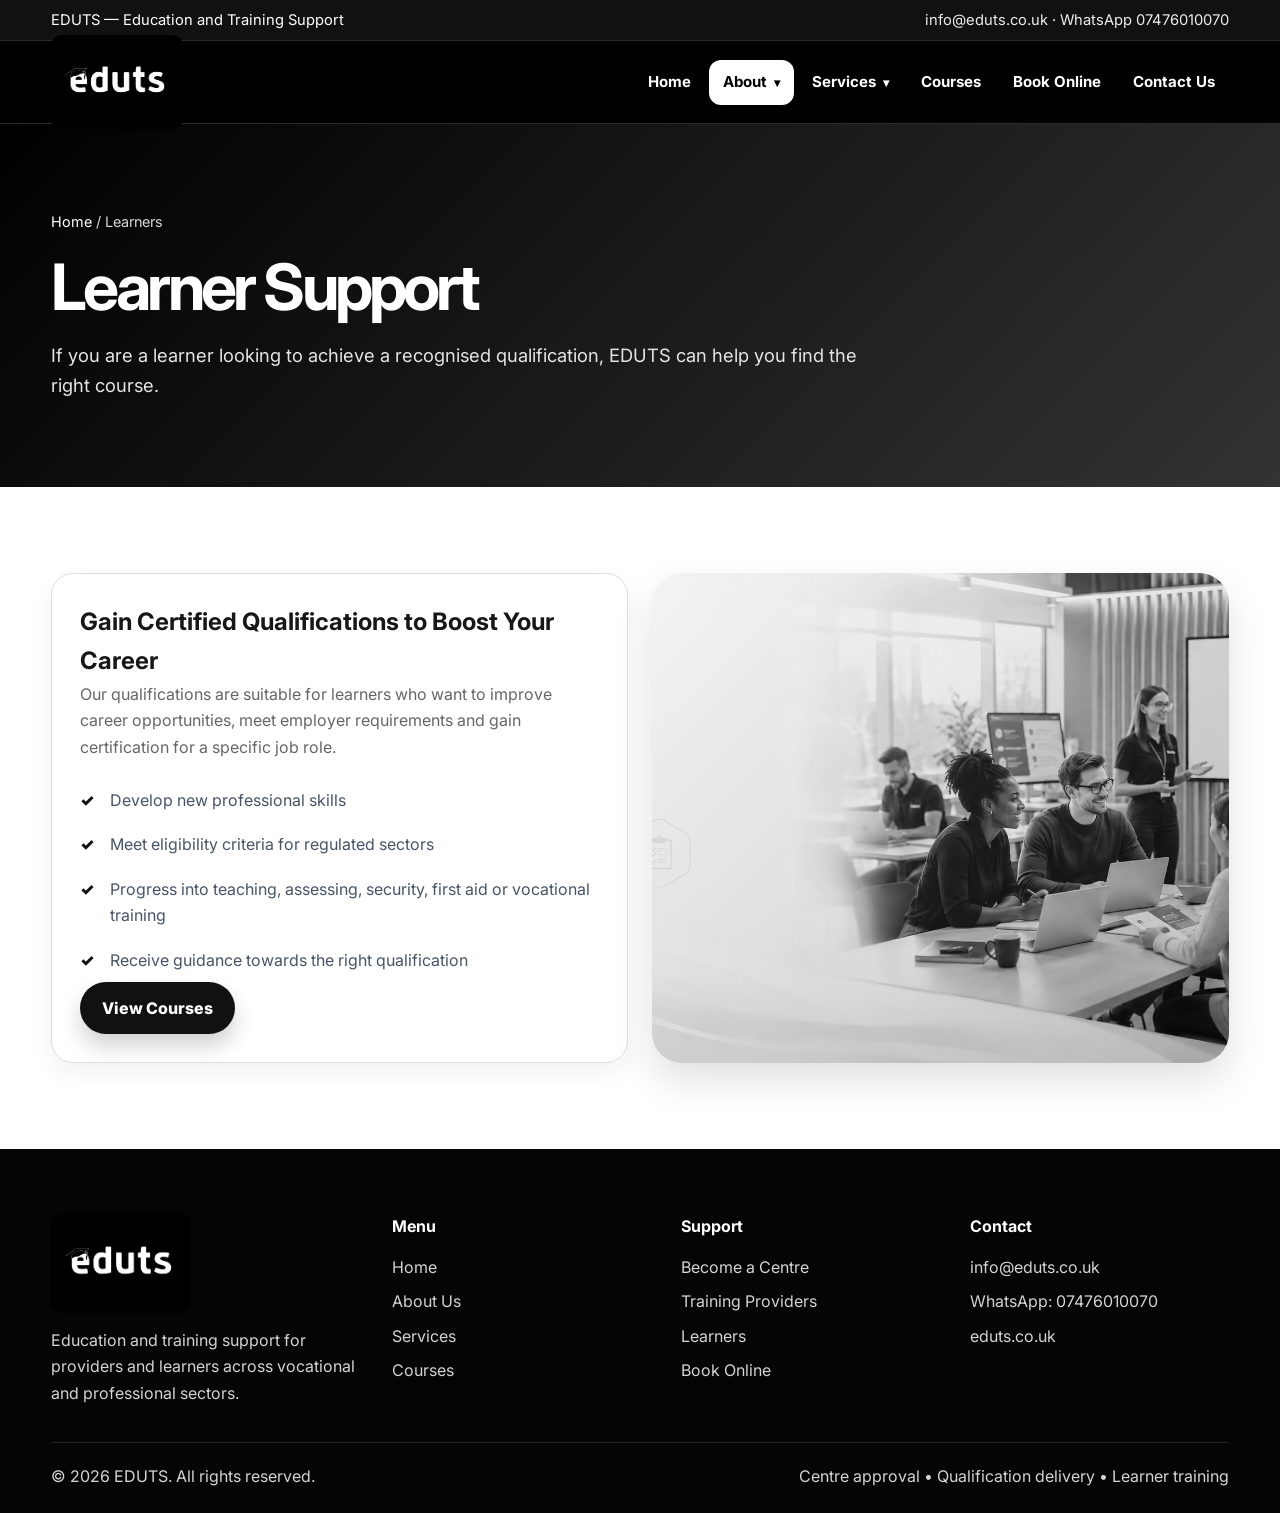
<file: learners.html>
<!DOCTYPE html>
<html lang="en">
<head>
  <meta charset="UTF-8">
  <meta name="viewport" content="width=device-width, initial-scale=1.0">
  <meta name="description" content="EDUTS supports training providers and learners with centre approval, qualification delivery, assessment, IQA and vocational training.">
  <title>EDUTS — Education and Training Support</title>
  <link rel="icon" type="image/png" href="images/favicon.png">
  <link rel="apple-touch-icon" href="images/apple-touch-icon.png">
  <link rel="preconnect" href="https://fonts.googleapis.com">
  <link rel="preconnect" href="https://fonts.gstatic.com" crossorigin>
  <link href="https://fonts.googleapis.com/css2?family=Inter:wght@400;600;700;800;900&display=swap" rel="stylesheet">
  <link rel="stylesheet" href="css/style.css">
</head>
<body>
  <a class="skip-link" href="#main">Skip to content</a>
  <div class="top-bar"><div class="container"><span>EDUTS — Education and Training Support</span><span><a href="mailto:info@eduts.co.uk">info@eduts.co.uk</a> · <a href="https://wa.me/447476010070">WhatsApp 07476010070</a></span></div></div>
  <header class="header">
  <div class="container nav">
    <a href="index.html" class="logo">
      <img src="images/edutslogo2.png" alt="EDUTS Logo">
      <span>EDUTS</span>
    </a>

    <ul class="menu">
      <li><a href="index.html">Home</a></li>

      <li class="has-dropdown">
        <a href="about.html">About</a>
        <ul class="dropdown">
          <li><a href="about.html">About EDUTS</a></li>
          <li><a href="learners.html">For Learners</a></li>
          <li><a href="training-providers.html">Training Providers</a></li>
        </ul>
      </li>

      <li class="has-dropdown">
        <a href="services.html">Services</a>
        <ul class="dropdown">
          <li><a href="services.html">Our Services</a></li>
          <li><a href="become-a-centre.html">Become a Centre</a></li>
          <li><a href="training-providers.html">Provider Support</a></li>
        </ul>
      </li>

      <li><a href="courses.html">Courses</a></li>
      <li><a href="book-online.html">Book Online</a></li>
      <li><a href="contact.html">Contact Us</a></li>
    </ul>

    <button class="hamburger" aria-label="Open menu" aria-expanded="false">
      <span></span>
      <span></span>
      <span></span>
    </button>
  </div>
</header>
<main id="main">
  <section class="page-hero"><div class="container"><div class="breadcrumb"><a href="index.html">Home</a> / Learners</div><h1>Learner Support</h1><p>If you are a learner looking to achieve a recognised qualification, EDUTS can help you find the right course.</p></div></section>
  <section class="section"><div class="container grid grid-2"><div class="card reveal"><h2>Gain Certified Qualifications to Boost Your Career</h2><p>Our qualifications are suitable for learners who want to improve career opportunities, meet employer requirements and gain certification for a specific job role.</p><ul class="list"><li>Develop new professional skills</li><li>Meet eligibility criteria for regulated sectors</li><li>Progress into teaching, assessing, security, first aid or vocational training</li><li>Receive guidance towards the right qualification</li></ul><a class="btn" href="courses.html">View Courses</a></div><div class="image-band reveal"></div></div></section>
</main>
  <footer class="footer">
    <div class="container footer-grid">
      <div>
        <img src="images/edutslogo2.png" alt="EDUTS logo">
        <p>Education and training support for providers and learners across vocational and professional sectors.</p>
      </div>
      <div><h4>Menu</h4><ul><li><a href="index.html">Home</a></li><li><a href="about.html">About Us</a></li><li><a href="services.html">Services</a></li><li><a href="courses.html">Courses</a></li></ul></div>
      <div><h4>Support</h4><ul><li><a href="become-a-centre.html">Become a Centre</a></li><li><a href="training-providers.html">Training Providers</a></li><li><a href="learners.html">Learners</a></li><li><a href="book-online.html">Book Online</a></li></ul></div>
      <div><h4>Contact</h4><ul><li><a href="mailto:info@eduts.co.uk">info@eduts.co.uk</a></li><li><a href="https://wa.me/447476010070">WhatsApp: 07476010070</a></li><li><a href="https://eduts.co.uk">eduts.co.uk</a></li></ul></div>
    </div>
    <div class="container footer-bottom"><p>© <span id="year">2026</span> EDUTS. All rights reserved.</p><p>Centre approval • Qualification delivery • Learner training</p></div>
  </footer>
  <button class="back-top" aria-label="Back to top">↑</button>
  <script>document.getElementById('year').textContent = new Date().getFullYear();</script>
  <script src="js/script.js"></script>
</body>
</html>
</file>
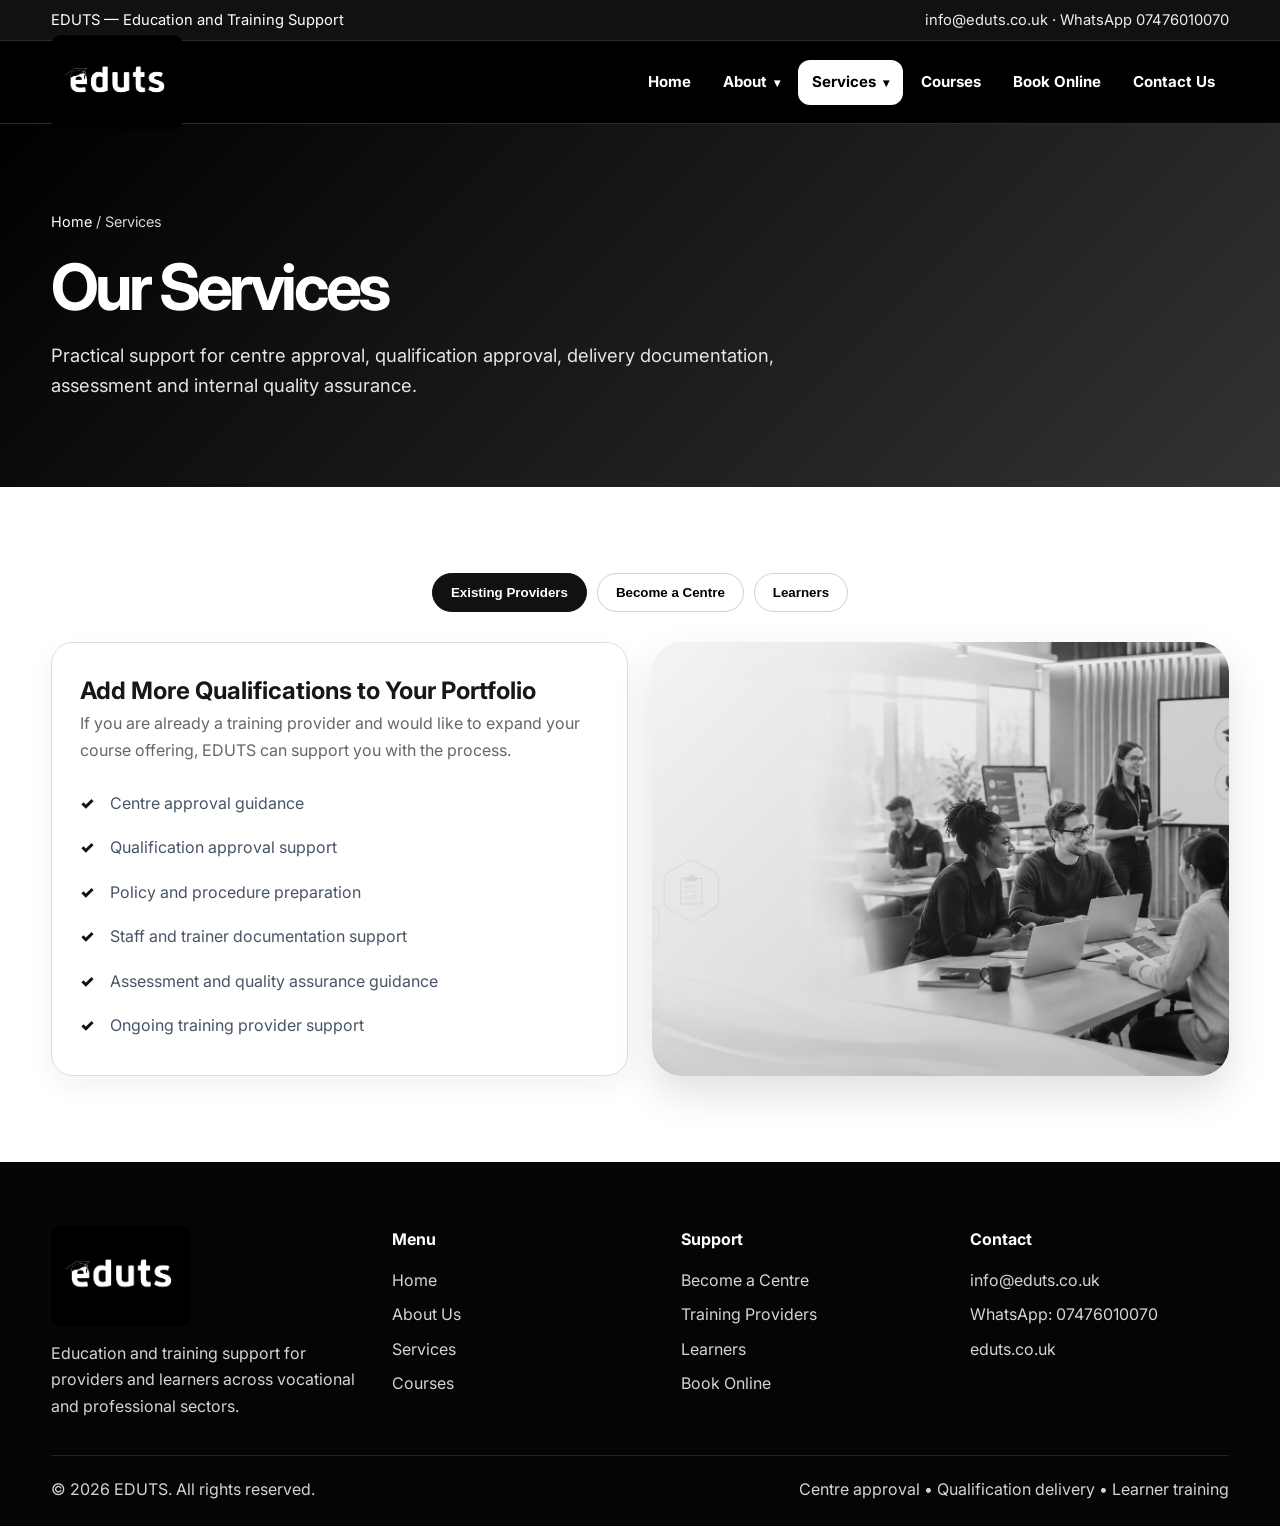
<file: services.html>
<!DOCTYPE html>
<html lang="en">
<head>
  <meta charset="UTF-8">
  <meta name="viewport" content="width=device-width, initial-scale=1.0">
  <meta name="description" content="EDUTS supports training providers and learners with centre approval, qualification delivery, assessment, IQA and vocational training.">
  <title>EDUTS — Education and Training Support</title>
  <link rel="icon" type="image/png" href="images/favicon.png">
  <link rel="apple-touch-icon" href="images/apple-touch-icon.png">
  <link rel="preconnect" href="https://fonts.googleapis.com">
  <link rel="preconnect" href="https://fonts.gstatic.com" crossorigin>
  <link href="https://fonts.googleapis.com/css2?family=Inter:wght@400;600;700;800;900&display=swap" rel="stylesheet">
  <link rel="stylesheet" href="css/style.css">
</head>
<body>
  <a class="skip-link" href="#main">Skip to content</a>
  <div class="top-bar"><div class="container"><span>EDUTS — Education and Training Support</span><span><a href="mailto:info@eduts.co.uk">info@eduts.co.uk</a> · <a href="https://wa.me/447476010070">WhatsApp 07476010070</a></span></div></div>
  <header class="header">
  <div class="container nav">
    <a href="index.html" class="logo">
      <img src="images/edutslogo2.png" alt="EDUTS Logo">
      <span>EDUTS</span>
    </a>

    <ul class="menu">
      <li><a href="index.html">Home</a></li>

      <li class="has-dropdown">
        <a href="about.html">About</a>
        <ul class="dropdown">
          <li><a href="about.html">About EDUTS</a></li>
          <li><a href="learners.html">For Learners</a></li>
          <li><a href="training-providers.html">Training Providers</a></li>
        </ul>
      </li>

      <li class="has-dropdown">
        <a href="services.html">Services</a>
        <ul class="dropdown">
          <li><a href="services.html">Our Services</a></li>
          <li><a href="become-a-centre.html">Become a Centre</a></li>
          <li><a href="training-providers.html">Provider Support</a></li>
        </ul>
      </li>

      <li><a href="courses.html">Courses</a></li>
      <li><a href="book-online.html">Book Online</a></li>
      <li><a href="contact.html">Contact Us</a></li>
    </ul>

    <button class="hamburger" aria-label="Open menu" aria-expanded="false">
      <span></span>
      <span></span>
      <span></span>
    </button>
  </div>
</header>
<main id="main">
  <section class="page-hero"><div class="container"><div class="breadcrumb"><a href="index.html">Home</a> / Services</div><h1>Our Services</h1><p>Practical support for centre approval, qualification approval, delivery documentation, assessment and internal quality assurance.</p></div></section>
  <section class="section"><div class="container"><div class="tabs"><button class="tab-btn active" data-tab="providers">Existing Providers</button><button class="tab-btn" data-tab="centres">Become a Centre</button><button class="tab-btn" data-tab="learners">Learners</button></div>
    <div id="providers" class="tab-panel active"><div class="grid grid-2"><div class="card"><h2>Add More Qualifications to Your Portfolio</h2><p>If you are already a training provider and would like to expand your course offering, EDUTS can support you with the process.</p><ul class="list"><li>Centre approval guidance</li><li>Qualification approval support</li><li>Policy and procedure preparation</li><li>Staff and trainer documentation support</li><li>Assessment and quality assurance guidance</li><li>Ongoing training provider support</li></ul></div><div class="image-band"></div></div></div>
    <div id="centres" class="tab-panel"><div class="grid grid-2"><div class="card"><h2>Start Delivering Approved Qualifications</h2><p>We will discuss your requirements, understand the qualifications you want to deliver, and guide you through the steps needed to become an approved centre.</p><ul class="list"><li>Application preparation</li><li>Supporting documents</li><li>Policies and procedures</li><li>Staff evidence</li><li>Quality assurance arrangements</li></ul></div><div class="image-band"></div></div></div>
    <div id="learners" class="tab-panel"><div class="grid grid-2"><div class="card"><h2>Gain Certified Qualifications</h2><p>We help learners find the right course to meet job role, employer and sector requirements.</p><ul class="list"><li>Career progression</li><li>Recognised certification</li><li>Job-role eligibility</li><li>Professional skill development</li></ul></div><div class="image-band"></div></div></div>
  </div></section>
</main>
  <footer class="footer">
    <div class="container footer-grid">
      <div>
        <img src="images/edutslogo2.png" alt="EDUTS logo">
        <p>Education and training support for providers and learners across vocational and professional sectors.</p>
      </div>
      <div><h4>Menu</h4><ul><li><a href="index.html">Home</a></li><li><a href="about.html">About Us</a></li><li><a href="services.html">Services</a></li><li><a href="courses.html">Courses</a></li></ul></div>
      <div><h4>Support</h4><ul><li><a href="become-a-centre.html">Become a Centre</a></li><li><a href="training-providers.html">Training Providers</a></li><li><a href="learners.html">Learners</a></li><li><a href="book-online.html">Book Online</a></li></ul></div>
      <div><h4>Contact</h4><ul><li><a href="mailto:info@eduts.co.uk">info@eduts.co.uk</a></li><li><a href="https://wa.me/447476010070">WhatsApp: 07476010070</a></li><li><a href="https://eduts.co.uk">eduts.co.uk</a></li></ul></div>
    </div>
    <div class="container footer-bottom"><p>© <span id="year">2026</span> EDUTS. All rights reserved.</p><p>Centre approval • Qualification delivery • Learner training</p></div>
  </footer>
  <button class="back-top" aria-label="Back to top">↑</button>
  <script>document.getElementById('year').textContent = new Date().getFullYear();</script>
  <script src="js/script.js"></script>
</body>
</html>
</file>
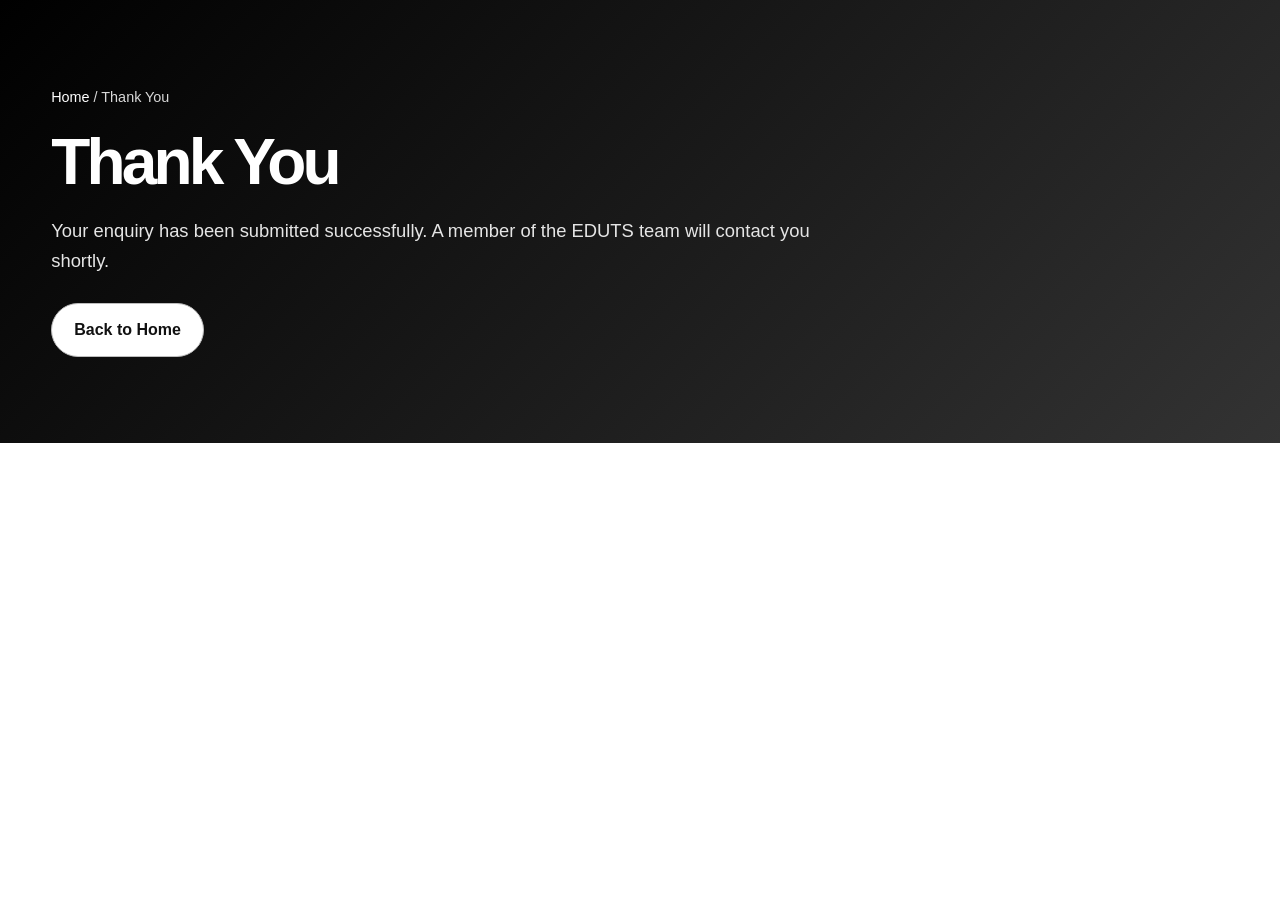
<file: thank-you.html>
<!DOCTYPE html>
<html lang="en">
<head>
  <meta charset="UTF-8">
  <meta name="viewport" content="width=device-width, initial-scale=1.0">
  <title>Thank You | EDUTS</title>
  <link rel="icon" type="image/png" href="images/favicon.png">
  <link rel="stylesheet" href="css/style.css">
</head>
<body>

  <section class="page-hero">
    <div class="container">
      <div class="breadcrumb">
        <a href="index.html">Home</a> / Thank You
      </div>
      <h1>Thank You</h1>
      <p>Your enquiry has been submitted successfully. A member of the EDUTS team will contact you shortly.</p>
      <br>
      <a href="index.html" class="btn secondary">Back to Home</a>
    </div>
  </section>

</body>
</html>
</file>
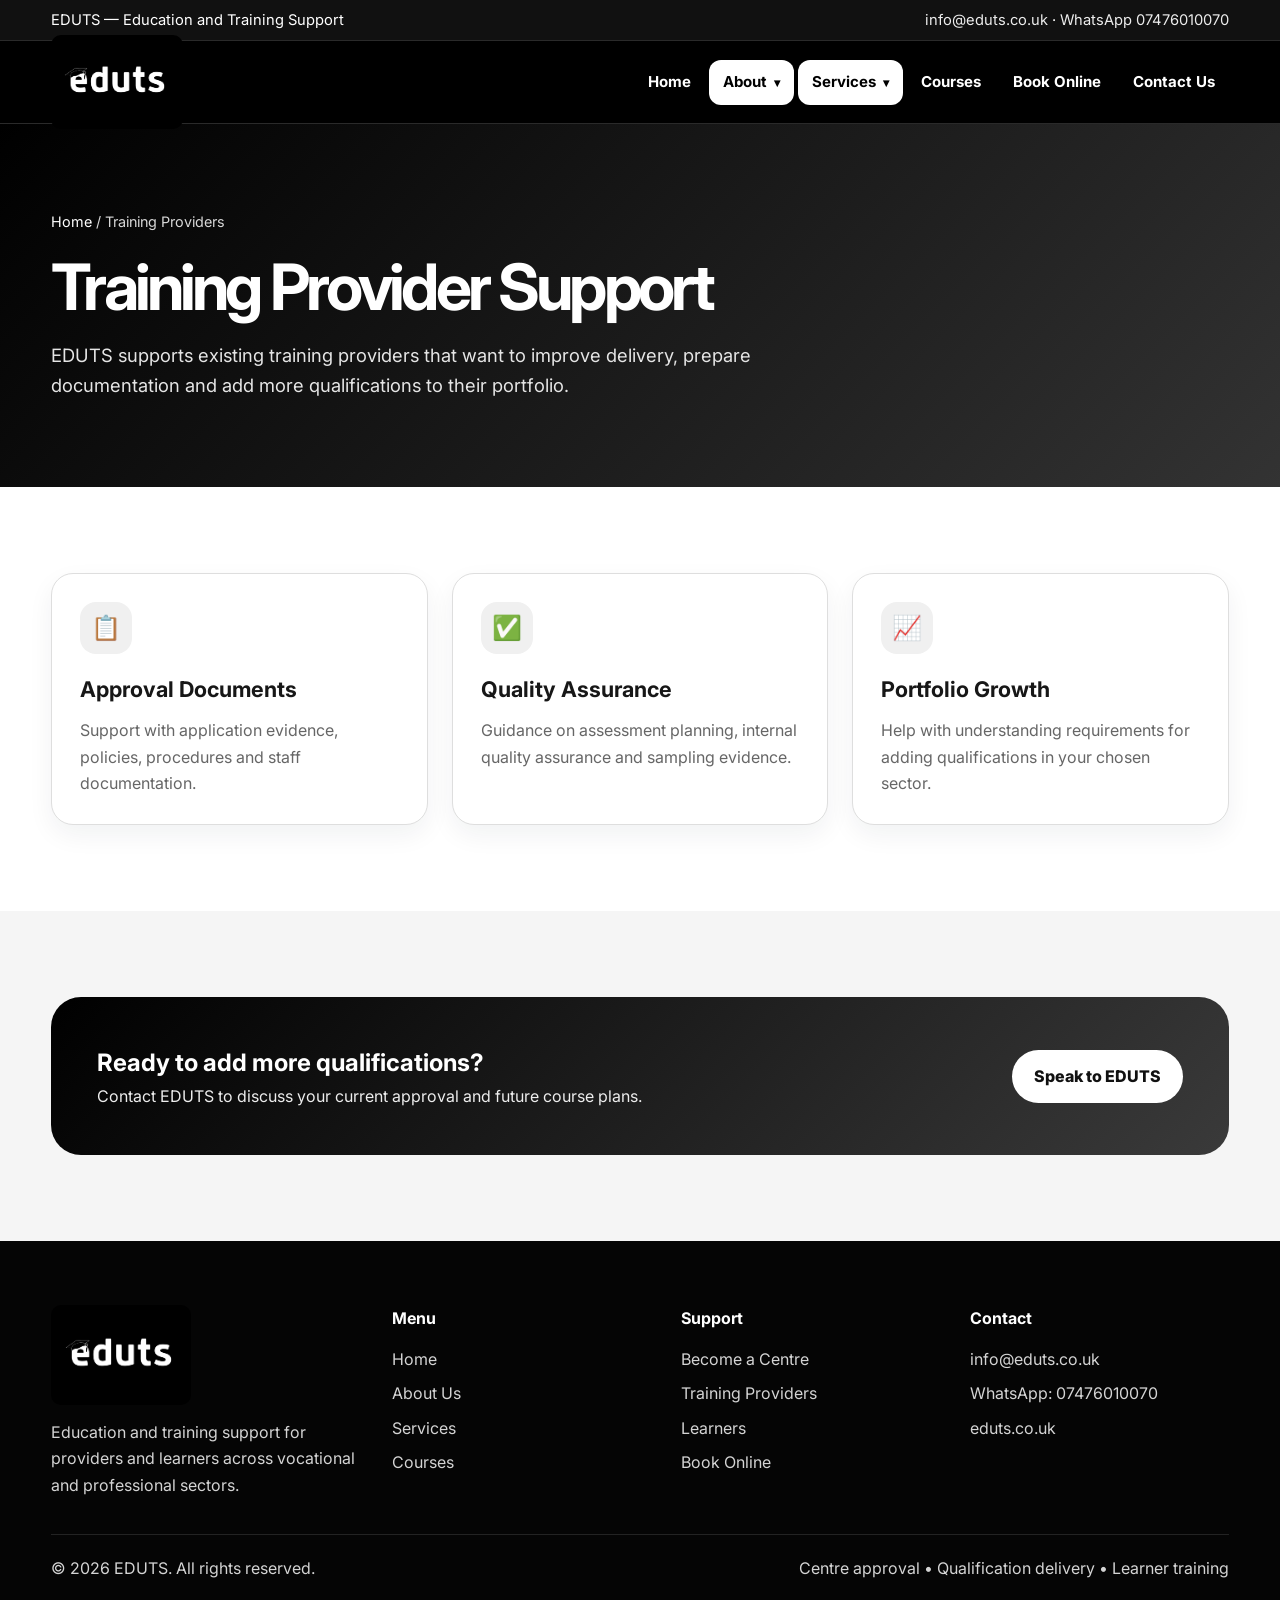
<file: training-providers.html>
<!DOCTYPE html>
<html lang="en">
<head>
  <meta charset="UTF-8">
  <meta name="viewport" content="width=device-width, initial-scale=1.0">
  <meta name="description" content="EDUTS supports training providers and learners with centre approval, qualification delivery, assessment, IQA and vocational training.">
  <title>EDUTS — Education and Training Support</title>
  <link rel="icon" type="image/png" href="images/favicon.png">
  <link rel="apple-touch-icon" href="images/apple-touch-icon.png">
  <link rel="preconnect" href="https://fonts.googleapis.com">
  <link rel="preconnect" href="https://fonts.gstatic.com" crossorigin>
  <link href="https://fonts.googleapis.com/css2?family=Inter:wght@400;600;700;800;900&display=swap" rel="stylesheet">
  <link rel="stylesheet" href="css/style.css">
</head>
<body>
  <a class="skip-link" href="#main">Skip to content</a>
  <div class="top-bar"><div class="container"><span>EDUTS — Education and Training Support</span><span><a href="mailto:info@eduts.co.uk">info@eduts.co.uk</a> · <a href="https://wa.me/447476010070">WhatsApp 07476010070</a></span></div></div>
  <header class="header">
  <div class="container nav">
    <a href="index.html" class="logo">
      <img src="images/edutslogo2.png" alt="EDUTS Logo">
      <span>EDUTS</span>
    </a>

    <ul class="menu">
      <li><a href="index.html">Home</a></li>

      <li class="has-dropdown">
        <a href="about.html">About</a>
        <ul class="dropdown">
          <li><a href="about.html">About EDUTS</a></li>
          <li><a href="learners.html">For Learners</a></li>
          <li><a href="training-providers.html">Training Providers</a></li>
        </ul>
      </li>

      <li class="has-dropdown">
        <a href="services.html">Services</a>
        <ul class="dropdown">
          <li><a href="services.html">Our Services</a></li>
          <li><a href="become-a-centre.html">Become a Centre</a></li>
          <li><a href="training-providers.html">Provider Support</a></li>
        </ul>
      </li>

      <li><a href="courses.html">Courses</a></li>
      <li><a href="book-online.html">Book Online</a></li>
      <li><a href="contact.html">Contact Us</a></li>
    </ul>

    <button class="hamburger" aria-label="Open menu" aria-expanded="false">
      <span></span>
      <span></span>
      <span></span>
    </button>
  </div>
</header>
<main id="main">
  <section class="page-hero"><div class="container"><div class="breadcrumb"><a href="index.html">Home</a> / Training Providers</div><h1>Training Provider Support</h1><p>EDUTS supports existing training providers that want to improve delivery, prepare documentation and add more qualifications to their portfolio.</p></div></section>
  <section class="section"><div class="container grid grid-3"><div class="card reveal"><div class="icon">📋</div><h3>Approval Documents</h3><p>Support with application evidence, policies, procedures and staff documentation.</p></div><div class="card reveal"><div class="icon">✅</div><h3>Quality Assurance</h3><p>Guidance on assessment planning, internal quality assurance and sampling evidence.</p></div><div class="card reveal"><div class="icon">📈</div><h3>Portfolio Growth</h3><p>Help with understanding requirements for adding qualifications in your chosen sector.</p></div></div></section>
  <section class="section light"><div class="container cta"><div><h2>Ready to add more qualifications?</h2><p>Contact EDUTS to discuss your current approval and future course plans.</p></div><a class="btn" href="contact.html">Speak to EDUTS</a></div></section>
</main>
  <footer class="footer">
    <div class="container footer-grid">
      <div>
        <img src="images/edutslogo2.png" alt="EDUTS logo">
        <p>Education and training support for providers and learners across vocational and professional sectors.</p>
      </div>
      <div><h4>Menu</h4><ul><li><a href="index.html">Home</a></li><li><a href="about.html">About Us</a></li><li><a href="services.html">Services</a></li><li><a href="courses.html">Courses</a></li></ul></div>
      <div><h4>Support</h4><ul><li><a href="become-a-centre.html">Become a Centre</a></li><li><a href="training-providers.html">Training Providers</a></li><li><a href="learners.html">Learners</a></li><li><a href="book-online.html">Book Online</a></li></ul></div>
      <div><h4>Contact</h4><ul><li><a href="mailto:info@eduts.co.uk">info@eduts.co.uk</a></li><li><a href="https://wa.me/447476010070">WhatsApp: 07476010070</a></li><li><a href="https://eduts.co.uk">eduts.co.uk</a></li></ul></div>
    </div>
    <div class="container footer-bottom"><p>© <span id="year">2026</span> EDUTS. All rights reserved.</p><p>Centre approval • Qualification delivery • Learner training</p></div>
  </footer>
  <button class="back-top" aria-label="Back to top">↑</button>
  <script>document.getElementById('year').textContent = new Date().getFullYear();</script>
  <script src="js/script.js"></script>
</body>
</html>
</file>
<file: css/style.css>
:root {
  --bg: #050505;
  --bg-soft: #161616;
  --card: #ffffff;
  --text: #171717;
  --muted: #666666;
  --brand: #111111;
  --brand-dark: #000000;
  --accent: #6f6f6f;
  --light: #f5f5f5;
  --border: #dedede;
  --success: #2f2f2f;
  --shadow: 0 18px 40px rgba(0, 0, 0, 0.12);
  --radius: 22px;
}

* {
  box-sizing: border-box;
  margin: 0;
  padding: 0;
}

html {
  scroll-behavior: smooth;
}

body {
  font-family: Inter, Arial, sans-serif;
  color: var(--text);
  background: #fff;
  line-height: 1.65;
}

a {
  text-decoration: none;
  color: inherit;
}

img {
  max-width: 100%;
  display: block;
}

.container {
  width: min(1180px, 92%);
  margin: auto;
}

.skip-link {
  position: absolute;
  left: -999px;
  top: 10px;
  background: #fff;
  color: #000;
  padding: 10px;
  z-index: 999;
}

.skip-link:focus {
  left: 10px;
}

/* Top Bar */
.top-bar {
  background: #111;
  color: #fff;
  font-size: 0.92rem;
  padding: 8px 0;
  border-bottom: 1px solid #2a2a2a;
}

.top-bar .container {
  display: flex;
  justify-content: space-between;
  gap: 18px;
  flex-wrap: wrap;
}

.top-bar a {
  color: #fff;
  opacity: 0.92;
}

.top-bar a:hover {
  opacity: 1;
  color: #d9d9d9;
}

/* Header */
/* Header */
.header {
  position: sticky;
  top: 0;
  z-index: 99;
  background: #000;
  border-bottom: 1px solid #2a2a2a;
}

.nav {
  height: 82px;
  display: flex;
  align-items: center;
  justify-content: space-between;
  gap: 24px;
}

/* Logo */
.logo {
  display: flex;
  align-items: center;
  gap: 12px;
  font-weight: 900;
  color: #fff;
}

.logo img {
  width: 132px;
  height: auto;
  border-radius: 10px;
}

.logo span {
  display: none;
}

/* Main Menu */
.menu {
  display: flex;
  align-items: center;
  justify-content: flex-end;
  gap: 6px;
  list-style: none;
  margin: 0;
  padding: 0;
}

.menu li {
  position: relative;
  list-style: none;
}

.menu a {
  display: block;
  padding: 11px 15px;
  border-radius: 10px;
  color: #fff;
  font-weight: 700;
  font-size: 0.94rem;
  text-decoration: none;
  transition: 0.25s ease;
}

.menu a:hover,
.menu a.active {
  background: #fff;
  color: #000;
}

/* Dropdown */
.has-dropdown > a::after {
  content: " ▾";
  font-size: 0.75rem;
  margin-left: 4px;
}

.dropdown {
  position: absolute;
  top: 100%;
  left: 0;
  min-width: 240px;
  background: #111;
  border: 1px solid #333;
  border-radius: 0 0 14px 14px;
  padding: 8px 0;
  margin: 0;
  list-style: none;
  display: none;
  box-shadow: 0 14px 32px rgba(0, 0, 0, 0.35);
}

.dropdown li {
  width: 100%;
  list-style: none;
}

.dropdown a {
  padding: 12px 18px;
  color: #fff;
  font-size: 0.9rem;
  font-weight: 700;
  border-radius: 0;
  white-space: nowrap;
}

.dropdown a:hover {
  background: #fff;
  color: #000;
}

.has-dropdown:hover .dropdown {
  display: block;
}

/* Hamburger */
.hamburger {
  display: none;
  border: 1px solid #333;
  background: #111;
  border-radius: 12px;
  padding: 10px;
  cursor: pointer;
}

.hamburger span {
  display: block;
  width: 23px;
  height: 2px;
  background: #fff;
  margin: 5px 0;
}

/* Tablet / Mobile */
@media (max-width: 980px) {
  .nav {
    height: 74px;
  }

  .logo img {
    width: 112px;
  }

  .hamburger {
    display: block;
  }

  .menu {
    position: fixed;
    top: 74px;
    left: 0;
    right: 0;
    background: #000;
    border-top: 1px solid #333;
    padding: 14px;
    display: none;
    flex-direction: column;
    align-items: stretch;
    gap: 0;
    z-index: 999;
  }

  .menu.open {
    display: flex;
  }

  .menu a {
    padding: 15px 16px;
    border-radius: 8px;
    border-bottom: 1px solid #1f1f1f;
  }

  .has-dropdown > a::after {
    float: right;
  }

  .dropdown {
    position: static;
    display: none;
    min-width: 100%;
    background: #171717;
    border: none;
    border-radius: 10px;
    box-shadow: none;
    padding: 6px 0;
    margin: 4px 0 8px;
  }

  .has-dropdown:hover .dropdown {
    display: none;
  }

  .has-dropdown.open .dropdown {
    display: block;
  }

  .dropdown a {
    padding-left: 30px;
    color: #e8e8e8;
    border-bottom: none;
  }
}

/* Main Menu */
.menu {
  display: flex;
  align-items: center;
  gap: 4px;
  list-style: none;
}

.menu li {
  position: relative;
}

.menu a {
  display: block;
  padding: 10px 14px;
  border-radius: 12px;
  color: #fff;
  font-weight: 700;
  font-size: 0.94rem;
  transition: all 0.25s ease;
}

.menu a:hover,
.menu a.active {
  background: #fff;
  color: #000;
}

/* Dropdown Menu */
.has-dropdown > a::after {
  content: " ▾";
  font-size: 0.75rem;
  margin-left: 4px;
}

.dropdown {
  position: absolute;
  top: 100%;
  left: 0;
  min-width: 240px;
  background: #111;
  border: 1px solid #333;
  border-radius: 0 0 14px 14px;
  padding: 8px 0;
  list-style: none;
  display: none;
  box-shadow: 0 14px 32px rgba(0, 0, 0, 0.35);
}

.dropdown li {
  width: 100%;
}

.dropdown a {
  padding: 12px 18px;
  color: #fff;
  font-size: 0.9rem;
  font-weight: 700;
  border-radius: 0;
  white-space: nowrap;
}

.dropdown a:hover {
  background: #fff;
  color: #000;
}

.has-dropdown:hover .dropdown {
  display: block;
}

/* Header Actions */
.nav-actions {
  display: flex;
  align-items: center;
  gap: 10px;
}

.hamburger {
  display: none;
  border: 1px solid #333;
  background: #111;
  border-radius: 12px;
  padding: 10px;
  cursor: pointer;
}

.hamburger span {
  display: block;
  width: 23px;
  height: 2px;
  background: #fff;
  margin: 5px 0;
}

/* Buttons */
.btn {
  display: inline-flex;
  align-items: center;
  justify-content: center;
  gap: 8px;
  border: 0;
  border-radius: 999px;
  padding: 13px 22px;
  font-weight: 800;
  cursor: pointer;
  transition: 0.25s;
  background: #111;
  color: #fff;
  box-shadow: 0 12px 22px rgba(0, 0, 0, 0.18);
}

.btn:hover {
  transform: translateY(-2px);
  background: #000;
}

.btn.secondary {
  background: #fff;
  color: #111;
  border: 1px solid #bdbdbd;
  box-shadow: none;
}

.btn.secondary:hover {
  background: #f1f1f1;
}

.btn.dark {
  background: #333;
}

.btn.small {
  padding: 10px 16px;
  font-size: 0.9rem;
}

.btn.full {
  width: 100%;
}

/* Hero */
.hero {
  position: relative;
  isolation: isolate;
  background: linear-gradient(135deg, #000 0%, #151515 55%, #3a3a3a 100%);
  color: #fff;
  overflow: hidden;
}

.hero::before {
  content: "";
  position: absolute;
  inset: 0;
  background: url("../images/hero-education.jpg") center/cover no-repeat;
  opacity: 0.22;
  z-index: -2;
  filter: grayscale(1);
}

.hero::after {
  content: "";
  position: absolute;
  width: 620px;
  height: 620px;
  right: -220px;
  top: -180px;
  border-radius: 50%;
  background: rgba(255, 255, 255, 0.12);
  z-index: -1;
}

.hero-grid {
  display: grid;
  grid-template-columns: 1.1fr 0.9fr;
  gap: 48px;
  align-items: center;
  min-height: 660px;
  padding: 88px 0;
}

.eyebrow {
  display: inline-flex;
  align-items: center;
  gap: 8px;
  background: rgba(255, 255, 255, 0.14);
  border: 1px solid rgba(255, 255, 255, 0.18);
  padding: 8px 13px;
  border-radius: 999px;
  font-weight: 800;
  font-size: 0.9rem;
}

.hero h1,
.page-hero h1 {
  font-size: clamp(2.5rem, 5vw, 5.2rem);
  line-height: 1.03;
  letter-spacing: -0.06em;
  margin: 20px 0;
}

.hero p {
  font-size: 1.18rem;
  color: #e5e5e5;
  max-width: 720px;
}

.hero-buttons {
  display: flex;
  gap: 14px;
  flex-wrap: wrap;
  margin-top: 30px;
}

.hero-card {
  background: rgba(255, 255, 255, 0.94);
  color: var(--text);
  border-radius: 28px;
  padding: 26px;
  box-shadow: var(--shadow);
  backdrop-filter: blur(10px);
  border: 1px solid #dcdcdc;
}

.hero-card img {
  height: 150px;
  width: auto;
  margin: auto;
  background: #000;
  border-radius: 18px;
  padding: 18px;
}

.quick-stats {
  display: grid;
  grid-template-columns: repeat(2, 1fr);
  gap: 12px;
  margin-top: 20px;
}

.stat {
  background: #f5f5f5;
  border: 1px solid #dedede;
  border-radius: 18px;
  padding: 18px;
}

.stat strong {
  font-size: 1.6rem;
  display: block;
  color: #111;
}

/* Sections */
.section {
  padding: 86px 0;
}

.section.light {
  background: var(--light);
}

.section.dark {
  background: #050505;
  color: #fff;
}

.section-head {
  max-width: 780px;
  margin: 0 auto 42px;
  text-align: center;
}

.section-head.left {
  text-align: left;
  margin-left: 0;
}

.section-head h2 {
  font-size: clamp(2rem, 4vw, 3.2rem);
  line-height: 1.1;
  letter-spacing: -0.04em;
  margin-bottom: 14px;
}

.section-head p {
  color: var(--muted);
  font-size: 1.08rem;
}

.dark .section-head p {
  color: #cbd5e1;
}

/* Grids */
.grid {
  display: grid;
  gap: 24px;
}

.grid-2 {
  grid-template-columns: repeat(2, 1fr);
}

.grid-3 {
  grid-template-columns: repeat(3, 1fr);
}

.grid-4 {
  grid-template-columns: repeat(4, 1fr);
}

/* Cards */
.card {
  background: #fff;
  border: 1px solid var(--border);
  border-radius: var(--radius);
  padding: 28px;
  box-shadow: 0 10px 26px rgba(12, 28, 54, 0.06);
  transition: 0.25s;
}

.card:hover {
  transform: translateY(-4px);
  box-shadow: var(--shadow);
}

.card h3 {
  font-size: 1.35rem;
  margin-bottom: 10px;
}

.card p {
  color: var(--muted);
}

.icon {
  width: 52px;
  height: 52px;
  border-radius: 16px;
  display: grid;
  place-items: center;
  background: #f0f0f0;
  color: #111;
  font-size: 1.5rem;
  margin-bottom: 18px;
}

.list {
  list-style: none;
  margin-top: 18px;
}

.list li {
  padding: 9px 0 9px 30px;
  position: relative;
  color: #475467;
}

.list li::before {
  content: "✓";
  position: absolute;
  left: 0;
  color: #111;
  font-weight: 900;
}

.dark .card {
  color: var(--text);
}

/* Page Hero */
.page-hero {
  background: linear-gradient(135deg, #000, #333);
  color: #fff;
  padding: 86px 0;
}

.page-hero p {
  max-width: 820px;
  color: #e5e5e5;
  font-size: 1.15rem;
}

.breadcrumb {
  font-size: 0.9rem;
  color: #d8d8d8;
  margin-bottom: 12px;
}

.breadcrumb a {
  color: #fff;
}

/* Images */
.image-band {
  min-height: 330px;
  border-radius: 30px;
  background: linear-gradient(135deg, rgba(255, 255, 255, 0.18), rgba(0, 0, 0, 0.18)),
    url("../images/training-classroom.jpg") center/cover no-repeat;
  box-shadow: var(--shadow);
  filter: grayscale(1);
}

/* Tabs */
.tabs {
  display: flex;
  gap: 10px;
  justify-content: center;
  flex-wrap: wrap;
  margin-bottom: 30px;
}

.tab-btn {
  border: 1px solid #d0d0d0;
  background: #fff;
  border-radius: 999px;
  padding: 11px 18px;
  font-weight: 800;
  cursor: pointer;
}

.tab-btn.active {
  background: #111;
  color: #fff;
  border-color: #111;
}

.tab-panel {
  display: none;
}

.tab-panel.active {
  display: block;
}

/* Courses */
.course-toolbar {
  display: flex;
  gap: 12px;
  flex-wrap: wrap;
  margin-bottom: 24px;
}

.course-toolbar input,
.course-toolbar select,
.form-control {
  width: 100%;
  border: 1px solid #d9e2f1;
  border-radius: 14px;
  padding: 13px 14px;
  font: inherit;
}

.course-toolbar input {
  flex: 1 1 280px;
}

.course-toolbar select {
  flex: 0 1 260px;
}

.course-list {
  display: grid;
  grid-template-columns: repeat(3, 1fr);
  gap: 16px;
}

.course-item {
  background: #fff;
  border: 1px solid var(--border);
  border-radius: 18px;
  padding: 18px;
}

.course-item strong {
  display: block;
  margin-bottom: 6px;
}

.tag {
  display: inline-flex;
  background: #f1f1f1;
  color: #111;
  border-radius: 999px;
  padding: 3px 9px;
  font-size: 0.78rem;
  font-weight: 800;
}

/* Steps */
.steps {
  counter-reset: step;
}

.step {
  position: relative;
  padding-left: 80px;
}

.step::before {
  counter-increment: step;
  content: counter(step);
  position: absolute;
  left: 0;
  top: 0;
  width: 52px;
  height: 52px;
  border-radius: 50%;
  display: grid;
  place-items: center;
  background: #111;
  color: #fff;
  font-weight: 900;
  font-size: 1.2rem;
}

.process-line {
  position: relative;
}

.process-line::before {
  content: "";
  position: absolute;
  left: 25px;
  top: 54px;
  bottom: 20px;
  width: 2px;
  background: #d9d9d9;
}

/* FAQ */
.faq-item {
  border: 1px solid var(--border);
  border-radius: 18px;
  background: #fff;
  margin-bottom: 12px;
  overflow: hidden;
}

.faq-question {
  width: 100%;
  text-align: left;
  background: #fff;
  border: 0;
  padding: 18px 22px;
  font-weight: 900;
  display: flex;
  justify-content: space-between;
  cursor: pointer;
}

.faq-answer {
  max-height: 0;
  overflow: hidden;
  transition: max-height 0.25s ease;
  padding: 0 22px;
}

.faq-item.open .faq-answer {
  max-height: 240px;
  padding-bottom: 20px;
}

.faq-answer p {
  color: var(--muted);
}

/* CTA */
.cta {
  background: linear-gradient(135deg, #000, #3a3a3a);
  color: #fff;
  border-radius: 30px;
  padding: 46px;
  display: grid;
  grid-template-columns: 1fr auto;
  gap: 22px;
  align-items: center;
}

.cta p {
  color: #ededed;
}

.cta .btn {
  background: #fff;
  color: #111;
  box-shadow: none;
}

/* Contact */
.contact-wrap {
  display: grid;
  grid-template-columns: 0.9fr 1.1fr;
  gap: 28px;
}

.contact-card {
  background: #050505;
  color: #fff;
  border-radius: 26px;
  padding: 32px;
}

.contact-card a {
  color: #fff;
  text-decoration: underline;
  text-underline-offset: 3px;
}

.contact-form {
  background: #fff;
  border: 1px solid var(--border);
  box-shadow: var(--shadow);
  border-radius: 26px;
  padding: 30px;
}

.form-grid {
  display: grid;
  grid-template-columns: 1fr 1fr;
  gap: 16px;
}

.form-group {
  margin-bottom: 16px;
}

.form-group label {
  display: block;
  font-weight: 800;
  margin-bottom: 7px;
}

textarea.form-control {
  min-height: 135px;
  resize: vertical;
}

.form-message {
  margin-top: 12px;
  font-weight: 800;
}

.map-placeholder {
  min-height: 280px;
  border-radius: 24px;
  background: linear-gradient(135deg, #f5f5f5, #dcdcdc),
    url("../images/map-placeholder.jpg") center/cover no-repeat;
  display: grid;
  place-items: center;
  color: #111;
  font-weight: 900;
  text-align: center;
  padding: 24px;
  filter: grayscale(1);
}

/* Footer */
.footer {
  background: #050505;
  color: #d4d4d4;
  padding: 64px 0 24px;
}

.footer-grid {
  display: grid;
  grid-template-columns: 1.2fr repeat(3, 1fr);
  gap: 30px;
}

.footer img {
  width: 140px;
  background: #000;
  border-radius: 10px;
  margin-bottom: 14px;
}

.footer h4 {
  color: #fff;
  margin-bottom: 14px;
}

.footer ul {
  list-style: none;
}

.footer li {
  margin: 8px 0;
}

.footer a:hover {
  color: #fff;
}

.footer-bottom {
  border-top: 1px solid rgba(255, 255, 255, 0.12);
  margin-top: 36px;
  padding-top: 20px;
  display: flex;
  justify-content: space-between;
  gap: 14px;
  flex-wrap: wrap;
}

/* Back To Top */
.back-top {
  position: fixed;
  right: 18px;
  bottom: 18px;
  width: 46px;
  height: 46px;
  border-radius: 50%;
  border: 0;
  background: #111;
  color: #fff;
  font-weight: 900;
  box-shadow: var(--shadow);
  display: none;
  cursor: pointer;
}

.back-top.show {
  display: block;
}

/* Reveal Animation */
.reveal {
  opacity: 0;
  transform: translateY(18px);
  transition: 0.6s;
}

.reveal.visible {
  opacity: 1;
  transform: translateY(0);
}

/* Tablet */
@media (max-width: 980px) {
  .hero-grid,
  .grid-2,
  .grid-3,
  .grid-4,
  .contact-wrap,
  .footer-grid,
  .cta {
    grid-template-columns: 1fr;
  }

  .hero-grid {
    min-height: auto;
    padding: 68px 0;
  }

  .course-list {
    grid-template-columns: repeat(2, 1fr);
  }

  .nav {
    height: 74px;
  }

  .hamburger {
    display: block;
  }

  .nav .btn.small {
    display: none;
  }

  .menu {
    position: fixed;
    top: 118px;
    left: 4%;
    right: 4%;
    background: #000;
    border: 1px solid #333;
    border-radius: 20px;
    padding: 14px;
    box-shadow: var(--shadow);
    display: none;
    flex-direction: column;
    align-items: stretch;
    gap: 0;
  }

  .menu.open {
    display: flex;
  }

  .menu a {
    padding: 14px 16px;
    border-radius: 12px;
    border-bottom: 1px solid #1f1f1f;
  }

  .has-dropdown > a::after {
    float: right;
  }

  .dropdown {
    position: static;
    display: none;
    min-width: 100%;
    background: #171717;
    border: 0;
    border-radius: 12px;
    box-shadow: none;
    padding: 6px 0;
    margin: 4px 0 8px;
  }

  .has-dropdown:hover .dropdown {
    display: none;
  }

  .has-dropdown.open .dropdown {
    display: block;
  }

  .dropdown a {
    padding: 12px 22px;
    color: #e8e8e8;
    font-size: 0.9rem;
    border-bottom: 0;
  }
}

/* Mobile */
@media (max-width: 620px) {
  .top-bar .container {
    justify-content: center;
    text-align: center;
  }

  .hero-buttons,
  .cta .btn {
    width: 100%;
  }

  .btn {
    width: 100%;
  }

  .course-list,
  .form-grid {
    grid-template-columns: 1fr;
  }

  .section {
    padding: 62px 0;
  }

  .hero h1,
  .page-hero h1 {
    font-size: 2.45rem;
  }

  .quick-stats {
    grid-template-columns: 1fr;
  }

  .cta {
    padding: 28px;
  }

  .logo img {
    width: 112px;
  }

  .menu {
    top: 110px;
  }
}
</file>
